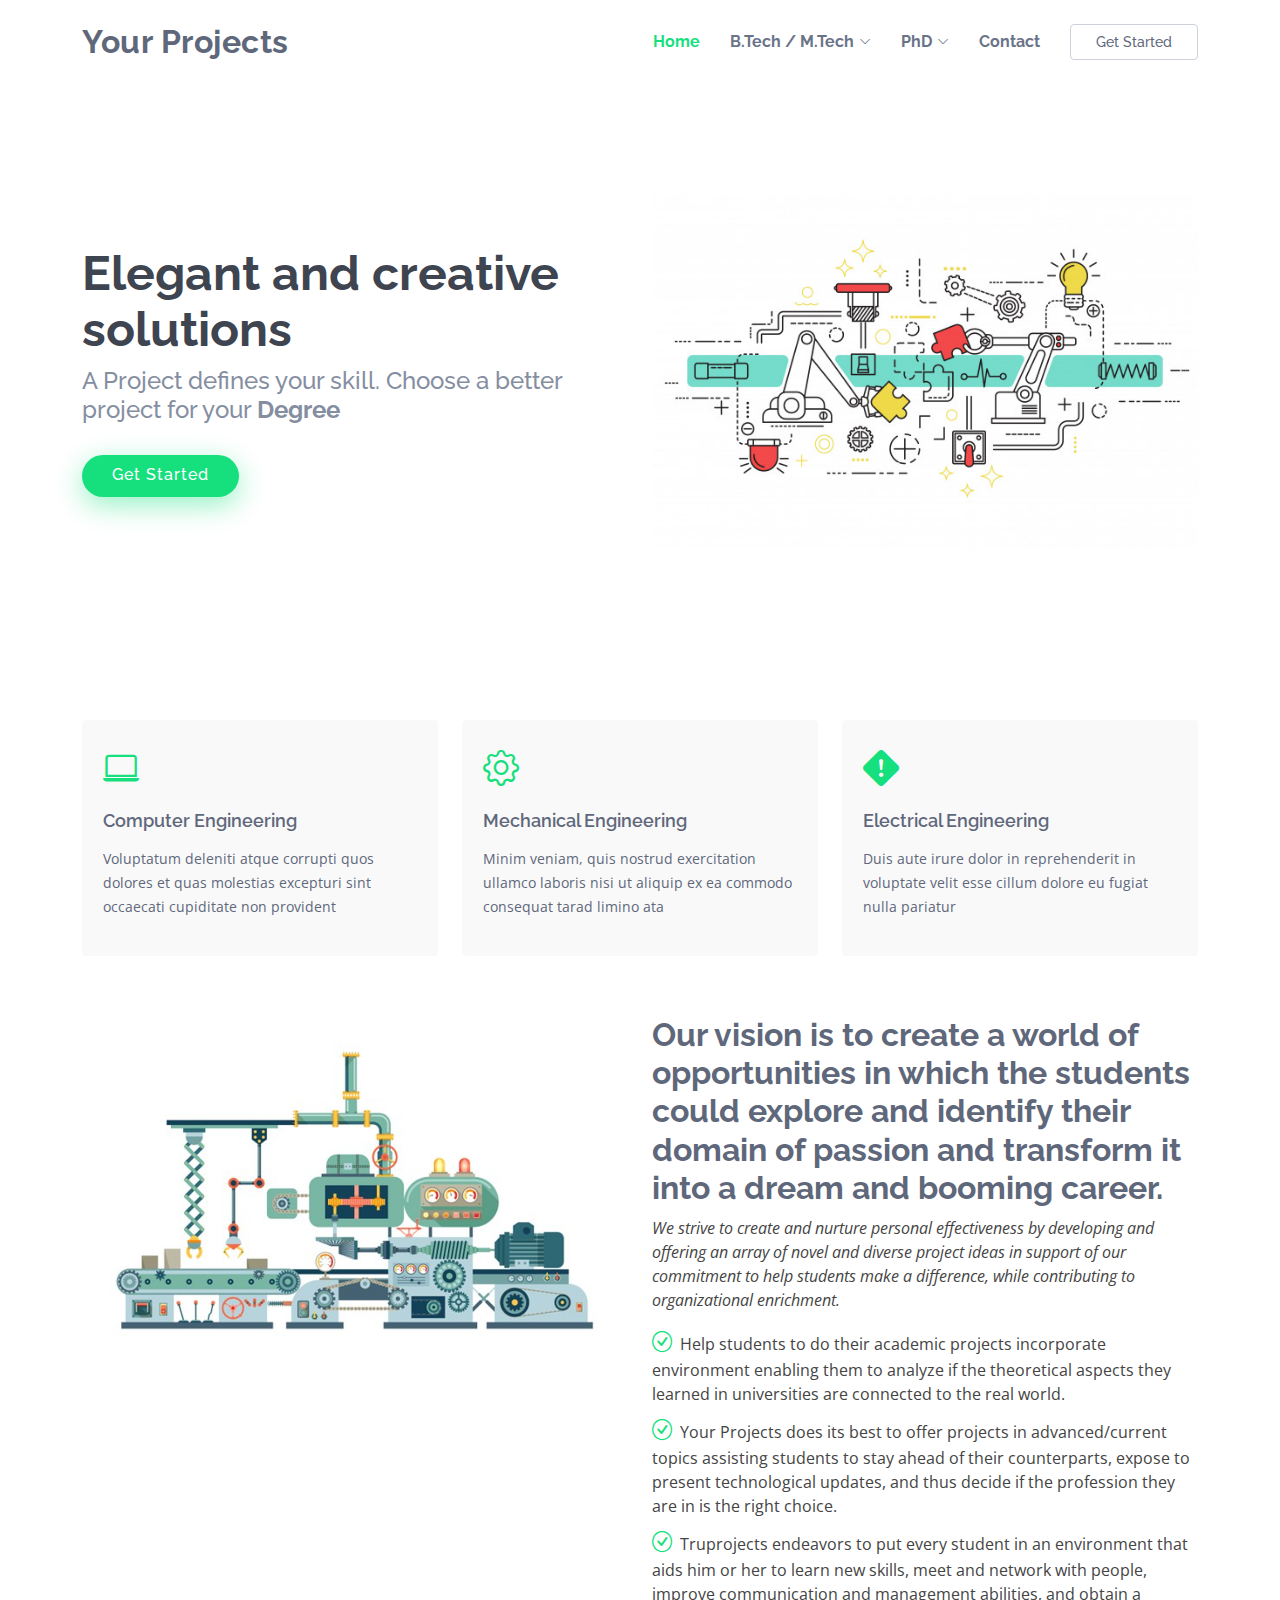
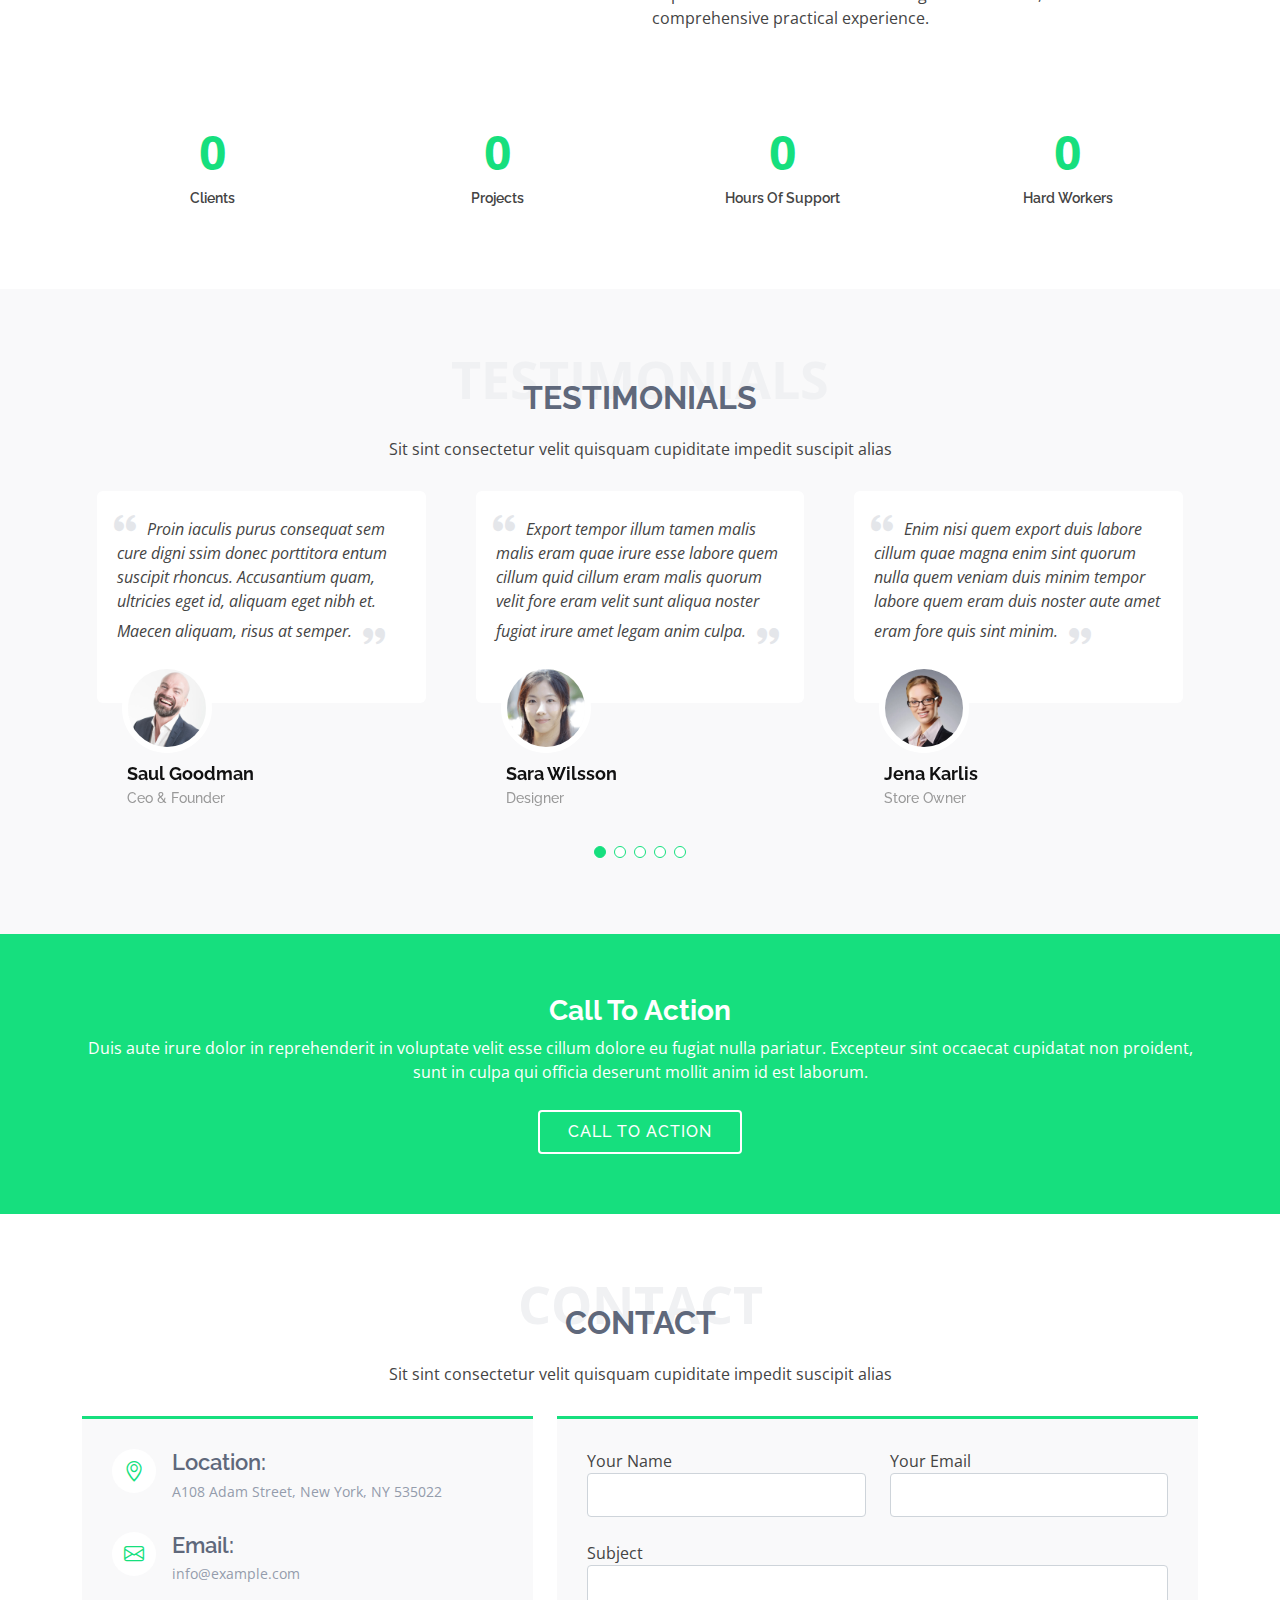
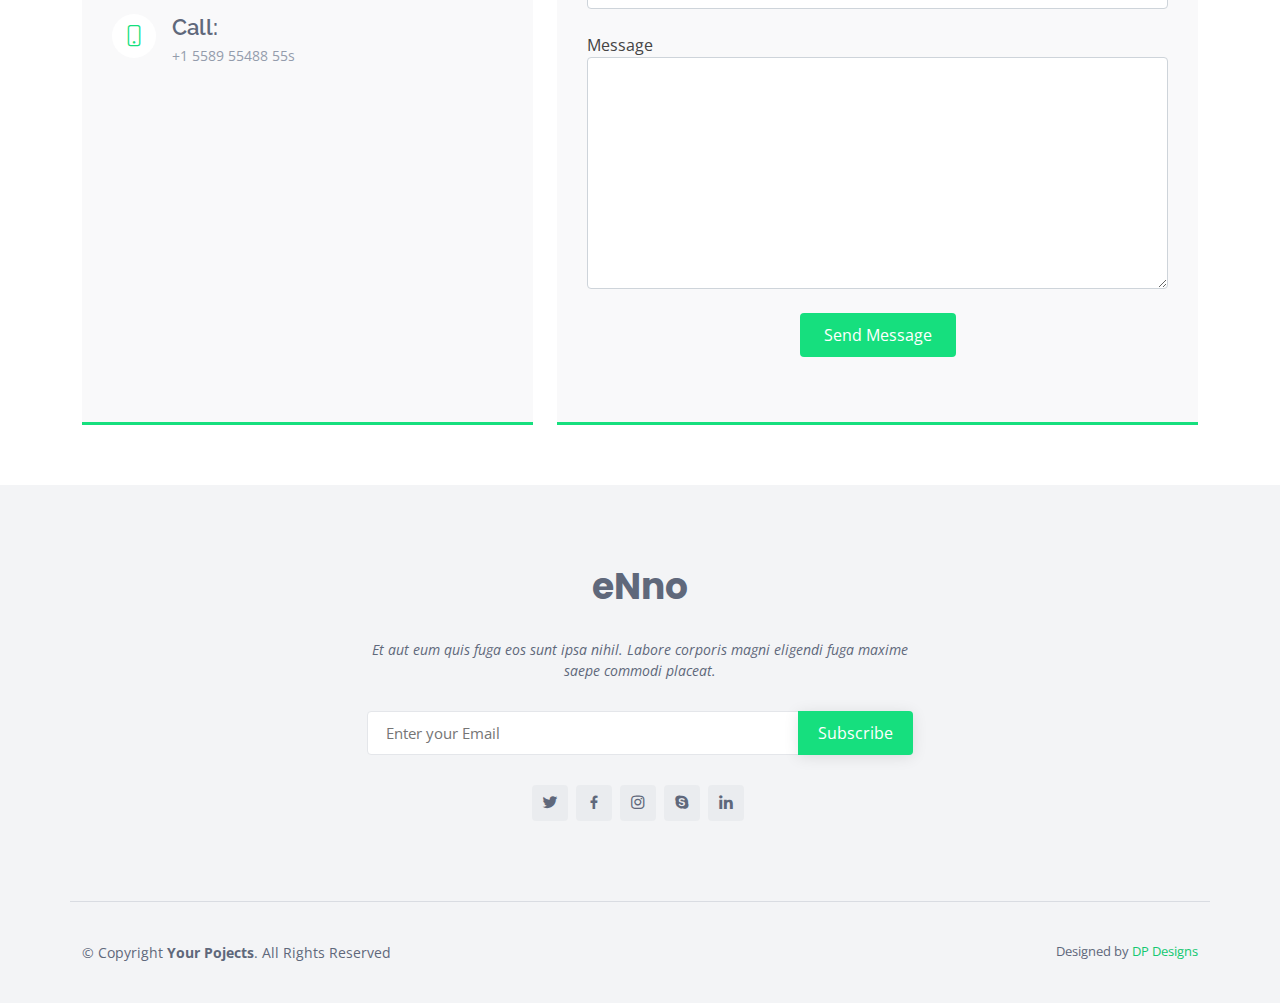
<file: index.html>
<!DOCTYPE html>
<html lang="en">

<head>
  <meta charset="utf-8">
  <meta content="width=device-width, initial-scale=1.0" name="viewport">

  <title>Your Projects</title>
  <meta content="" name="description">
  <meta content="" name="keywords">

  <!-- Favicons -->
  <link href="assets/img/favicon.png" rel="icon">
  <link href="assets/img/apple-touch-icon.png" rel="apple-touch-icon">

  <!-- Google Fonts -->
  <link href="https://fonts.googleapis.com/css?family=Open+Sans:300,300i,400,400i,600,600i,700,700i|Raleway:300,300i,400,400i,500,500i,600,600i,700,700i|Poppins:300,300i,400,400i,500,500i,600,600i,700,700i" rel="stylesheet">

  <!-- Vendor CSS Files -->
  <link href="assets/vendor/bootstrap/css/bootstrap.min.css" rel="stylesheet">
  <link href="assets/vendor/bootstrap-icons/bootstrap-icons.css" rel="stylesheet">
  <link href="assets/vendor/boxicons/css/boxicons.min.css" rel="stylesheet">
  <link href="assets/vendor/glightbox/css/glightbox.min.css" rel="stylesheet">
  <link href="assets/vendor/swiper/swiper-bundle.min.css" rel="stylesheet">

  <!-- Template Main CSS File -->
  <link href="assets/css/style.css" rel="stylesheet">

  <!-- =======================================================
  * Template Name: eNno - v4.1.0
  * Template URL: https://bootstrapmade.com/enno-free-simple-bootstrap-template/
  * Author: BootstrapMade.com
  * License: https://bootstrapmade.com/license/
  ======================================================== -->
</head>

<body>

  <!-- ======= Header ======= -->
  <header id="header" class="fixed-top">
    <div class="container d-flex align-items-center justify-content-between">

      <h1 class="logo"><a href="index.html">Your Projects</a></h1>
      <!-- Uncomment below if you prefer to use an image logo -->
      <!-- <a href="index.html" class="logo"><img src="assets/img/logo.png" alt="" class="img-fluid"></a>-->

      <nav id="navbar" class="navbar">
        <ul>
          <li><a class="nav-link scrollto active" href="index.html">Home</a></li>
          <li class="dropdown"><a href="#"><span>B.Tech / M.Tech</span> <i class="bi bi-chevron-down"></i></a>
            <ul>
              <li><a href="bcomputer.html">Computer Engineering</a></li>
              <li><a href="mech.html">Mechanical Engineering</a></li>
              <li><a href="civil.html">Civil Engineering</a></li>
              <li><a href="ele.html">Electrical Engineering</a></li>
            </ul>
          </li>
          <li class="dropdown"><a href="#"><span>PhD</span> <i class="bi bi-chevron-down"></i></a>
            <ul>
              <li><a href="Phdprocess.html">PhD Process</a></li>
              <li><a href="guidance.html">PhD Guidance</a></li>
              <li><a href="consulting.html">PhD Consulting</a></li>
              <li><a href="resourses.html">PhD Resources</a></li>
            </ul>
          </li>
          <li><a class="nav-link scrollto" href="#contact">Contact</a></li>
          <li><a class="getstarted scrollto" href="#about">Get Started</a></li>
        </ul>
        <i class="bi bi-list mobile-nav-toggle"></i>
      </nav><!-- .navbar -->

    </div>
  </header><!-- End Header -->

  <!-- ======= Hero Section ======= -->
  <section id="hero" class="d-flex align-items-center">

    <div class="container">
      <div class="row">
        <div class="col-lg-6 pt-5 pt-lg-0 order-2 order-lg-1 d-flex flex-column justify-content-center">
          <h1>Elegant and creative solutions</h1>
          <h2>A Project defines your skill. Choose a better project for your <b>Degree</b></h2>
          <div class="d-flex">
            <a href="#about" class="btn-get-started scrollto">Get Started</a>
            
          </div>
        </div>
        <div class="col-lg-6 order-1 order-lg-2 hero-img">
          <img src="assets/img/hero-img1.jpg" class="img-fluid animated" alt="">
        </div>
      </div>
    </div>

  </section><!-- End Hero -->

  <main id="main">

    <!-- ======= Featured Services Section ======= -->
    <section id="featured-services" class="featured-services">
      <div class="container">

        <div class="row">
          <div class="col-lg-4 col-md-6">
            <div class="icon-box">
              <div class="icon"><i class="bi bi-laptop"></i></div>
              <h4 class="title"><a href="bcomputer.html">Computer Engineering</a></h4>
              <p class="description">Voluptatum deleniti atque corrupti quos dolores et quas molestias excepturi sint occaecati cupiditate non provident</p>
            </div>
          </div>
          <div class="col-lg-4 col-md-6 mt-4 mt-md-0">
            <div class="icon-box">
              <div class="icon"><i class="bi bi-gear"></i></div>
              <h4 class="title"><a href="">Mechanical Engineering</a></h4>
              <p class="description">Minim veniam, quis nostrud exercitation ullamco laboris nisi ut aliquip ex ea commodo consequat tarad limino ata</p>
            </div>
          </div>
          <div class="col-lg-4 col-md-6 mt-4 mt-lg-0">
            <div class="icon-box">
              <div class="icon"><i class="bi bi-exclamation-diamond-fill"></i></div>
              <h4 class="title"><a href="">Electrical Engineering</a></h4>
              <p class="description">Duis aute irure dolor in reprehenderit in voluptate velit esse cillum dolore eu fugiat nulla pariatur</p>
            </div>
          </div>
        </div>

      </div>
    </section><!-- End Featured Services Section -->

    <!-- ======= About Section ======= -->
    <section id="about" class="about">
      <div class="container">

        <div class="row">
          <div class="col-lg-6">
            <img src="assets/img/about.png" class="img-fluid" alt="">
          </div>
          <div class="col-lg-6 pt-4 pt-lg-0 content">
            <h3>Our vision is to create a world of opportunities in which the students could explore and identify their domain of passion and transform it into a dream and booming career.</h3>
            <p class="fst-italic">
              We strive to create and nurture personal effectiveness by developing and offering an array of novel and diverse project ideas in support of our commitment to help students make a difference, while contributing to organizational enrichment.
            </p>
            <ul>
              <li><i class="bi bi-check-circle"></i> Help students to do their academic projects incorporate environment enabling them to analyze if the theoretical aspects they learned in universities are connected to the real world.</li>
              <li><i class="bi bi-check-circle"></i> Your Projects does its best to offer projects in advanced/current topics assisting students to stay ahead of their counterparts, expose to present technological updates, and thus decide if the profession they are in is the right choice.</li>
              <li><i class="bi bi-check-circle"></i> Truprojects endeavors to put every student in an environment that aids him or her to learn new skills, meet and network with people, improve communication and management abilities, and obtain a comprehensive practical experience.</li>
            </ul>
          </div>
        </div>

      </div>
    </section><!-- End About Section -->

    <!-- ======= Counts Section ======= -->
    <section id="counts" class="counts">
      <div class="container">

        <div class="row counters">

          <div class="col-lg-3 col-6 text-center">
            <span data-purecounter-start="0" data-purecounter-end="232" data-purecounter-duration="1" class="purecounter"></span>
            <p>Clients</p>
          </div>

          <div class="col-lg-3 col-6 text-center">
            <span data-purecounter-start="0" data-purecounter-end="521" data-purecounter-duration="1" class="purecounter"></span>
            <p>Projects</p>
          </div>

          <div class="col-lg-3 col-6 text-center">
            <span data-purecounter-start="0" data-purecounter-end="1463" data-purecounter-duration="1" class="purecounter"></span>
            <p>Hours Of Support</p>
          </div>

          <div class="col-lg-3 col-6 text-center">
            <span data-purecounter-start="0" data-purecounter-end="15" data-purecounter-duration="1" class="purecounter"></span>
            <p>Hard Workers</p>
          </div>

        </div>

      </div>
    </section><!-- End Counts Section -->

    <!-- ======= Testimonials Section ======= -->
    <section id="testimonials" class="testimonials section-bg">
      <div class="container">

        <div class="section-title">
          <span>Testimonials</span>
          <h2>Testimonials</h2>
          <p>Sit sint consectetur velit quisquam cupiditate impedit suscipit alias</p>
        </div>

        <div class="testimonials-slider swiper-container" data-aos="fade-up" data-aos-delay="100">
          <div class="swiper-wrapper">

            <div class="swiper-slide">
              <div class="testimonial-item">
                <p>
                  <i class="bx bxs-quote-alt-left quote-icon-left"></i>
                  Proin iaculis purus consequat sem cure digni ssim donec porttitora entum suscipit rhoncus. Accusantium quam, ultricies eget id, aliquam eget nibh et. Maecen aliquam, risus at semper.
                  <i class="bx bxs-quote-alt-right quote-icon-right"></i>
                </p>
                <img src="assets/img/testimonials/testimonials-1.jpg" class="testimonial-img" alt="">
                <h3>Saul Goodman</h3>
                <h4>Ceo &amp; Founder</h4>
              </div>
            </div><!-- End testimonial item -->

            <div class="swiper-slide">
              <div class="testimonial-item">
                <p>
                  <i class="bx bxs-quote-alt-left quote-icon-left"></i>
                  Export tempor illum tamen malis malis eram quae irure esse labore quem cillum quid cillum eram malis quorum velit fore eram velit sunt aliqua noster fugiat irure amet legam anim culpa.
                  <i class="bx bxs-quote-alt-right quote-icon-right"></i>
                </p>
                <img src="assets/img/testimonials/testimonials-2.jpg" class="testimonial-img" alt="">
                <h3>Sara Wilsson</h3>
                <h4>Designer</h4>
              </div>
            </div><!-- End testimonial item -->

            <div class="swiper-slide">
              <div class="testimonial-item">
                <p>
                  <i class="bx bxs-quote-alt-left quote-icon-left"></i>
                  Enim nisi quem export duis labore cillum quae magna enim sint quorum nulla quem veniam duis minim tempor labore quem eram duis noster aute amet eram fore quis sint minim.
                  <i class="bx bxs-quote-alt-right quote-icon-right"></i>
                </p>
                <img src="assets/img/testimonials/testimonials-3.jpg" class="testimonial-img" alt="">
                <h3>Jena Karlis</h3>
                <h4>Store Owner</h4>
              </div>
            </div><!-- End testimonial item -->

            <div class="swiper-slide">
              <div class="testimonial-item">
                <p>
                  <i class="bx bxs-quote-alt-left quote-icon-left"></i>
                  Fugiat enim eram quae cillum dolore dolor amet nulla culpa multos export minim fugiat minim velit minim dolor enim duis veniam ipsum anim magna sunt elit fore quem dolore labore illum veniam.
                  <i class="bx bxs-quote-alt-right quote-icon-right"></i>
                </p>
                <img src="assets/img/testimonials/testimonials-4.jpg" class="testimonial-img" alt="">
                <h3>Matt Brandon</h3>
                <h4>Freelancer</h4>
              </div>
            </div><!-- End testimonial item -->

            <div class="swiper-slide">
              <div class="testimonial-item">
                <p>
                  <i class="bx bxs-quote-alt-left quote-icon-left"></i>
                  Quis quorum aliqua sint quem legam fore sunt eram irure aliqua veniam tempor noster veniam enim culpa labore duis sunt culpa nulla illum cillum fugiat legam esse veniam culpa fore nisi cillum quid.
                  <i class="bx bxs-quote-alt-right quote-icon-right"></i>
                </p>
                <img src="assets/img/testimonials/testimonials-5.jpg" class="testimonial-img" alt="">
                <h3>John Larson</h3>
                <h4>Entrepreneur</h4>
              </div>
            </div><!-- End testimonial item -->

          </div>
          <div class="swiper-pagination"></div>
        </div>

      </div>
    </section><!-- End Testimonials Section -->

    <!-- ======= Cta Section ======= -->
    <section id="cta" class="cta">
      <div class="container">

        <div class="text-center">
          <h3>Call To Action</h3>
          <p> Duis aute irure dolor in reprehenderit in voluptate velit esse cillum dolore eu fugiat nulla pariatur. Excepteur sint occaecat cupidatat non proident, sunt in culpa qui officia deserunt mollit anim id est laborum.</p>
          <a class="cta-btn" href="#">Call To Action</a>
        </div>

      </div>
    </section><!-- End Cta Section -->

    <!-- ======= Contact Section ======= -->
    <section id="contact" class="contact">
      <div class="container">

        <div class="section-title">
          <span>Contact</span>
          <h2>Contact</h2>
          <p>Sit sint consectetur velit quisquam cupiditate impedit suscipit alias</p>
        </div>

        <div class="row">

          <div class="col-lg-5 d-flex align-items-stretch">
            <div class="info">
              <div class="address">
                <i class="bi bi-geo-alt"></i>
                <h4>Location:</h4>
                <p>A108 Adam Street, New York, NY 535022</p>
              </div>

              <div class="email">
                <i class="bi bi-envelope"></i>
                <h4>Email:</h4>
                <p>info@example.com</p>
              </div>

              <div class="phone">
                <i class="bi bi-phone"></i>
                <h4>Call:</h4>
                <p>+1 5589 55488 55s</p>
              </div>

              <iframe src="https://www.google.com/maps/embed?pb=!1m14!1m8!1m3!1d12097.433213460943!2d-74.0062269!3d40.7101282!3m2!1i1024!2i768!4f13.1!3m3!1m2!1s0x0%3A0xb89d1fe6bc499443!2sDowntown+Conference+Center!5e0!3m2!1smk!2sbg!4v1539943755621" frameborder="0" style="border:0; width: 100%; height: 290px;" allowfullscreen></iframe>
            </div>

          </div>

          <div class="col-lg-7 mt-5 mt-lg-0 d-flex align-items-stretch">
            <form action="forms/contact.php" method="post" role="form" class="php-email-form">
              <div class="row">
                <div class="form-group col-md-6">
                  <label for="name">Your Name</label>
                  <input type="text" name="name" class="form-control" id="name" required>
                </div>
                <div class="form-group col-md-6 mt-3 mt-md-0">
                  <label for="name">Your Email</label>
                  <input type="email" class="form-control" name="email" id="email" required>
                </div>
              </div>
              <div class="form-group mt-3">
                <label for="name">Subject</label>
                <input type="text" class="form-control" name="subject" id="subject" required>
              </div>
              <div class="form-group mt-3">
                <label for="name">Message</label>
                <textarea class="form-control" name="message" rows="10" required></textarea>
              </div>
              <div class="my-3">
                <div class="loading">Loading</div>
                <div class="error-message"></div>
                <div class="sent-message">Your message has been sent. Thank you!</div>
              </div>
              <div class="text-center"><button type="submit">Send Message</button></div>
            </form>
          </div>

        </div>

      </div>
    </section><!-- End Contact Section -->

  </main><!-- End #main -->

  <!-- ======= Footer ======= -->
  <footer id="footer">

    <div class="footer-top">

      <div class="container">

        <div class="row  justify-content-center">
          <div class="col-lg-6">
            <h3>eNno</h3>
            <p>Et aut eum quis fuga eos sunt ipsa nihil. Labore corporis magni eligendi fuga maxime saepe commodi placeat.</p>
          </div>
        </div>

        <div class="row footer-newsletter justify-content-center">
          <div class="col-lg-6">
            <form action="" method="post">
              <input type="email" name="email" placeholder="Enter your Email"><input type="submit" value="Subscribe">
            </form>
          </div>
        </div>

        <div class="social-links">
          <a href="#" class="twitter"><i class="bx bxl-twitter"></i></a>
          <a href="#" class="facebook"><i class="bx bxl-facebook"></i></a>
          <a href="#" class="instagram"><i class="bx bxl-instagram"></i></a>
          <a href="#" class="google-plus"><i class="bx bxl-skype"></i></a>
          <a href="#" class="linkedin"><i class="bx bxl-linkedin"></i></a>
        </div>

      </div>
    </div>

    <div class="container footer-bottom clearfix">
      <div class="copyright">
        &copy; Copyright <strong><span>Your Pojects</span></strong>. All Rights Reserved
      </div>
      <div class="credits">
        <!-- All the links in the footer should remain intact. -->
        <!-- You can delete the links only if you purchased the pro version. -->
        <!-- Licensing information: https://bootstrapmade.com/license/ -->
        <!-- Purchase the pro version with working PHP/AJAX contact form: https://bootstrapmade.com/enno-free-simple-bootstrap-template/ -->
        Designed by <a href="https://bootstrapmade.com/">DP Designs</a>
      </div>
    </div>
  </footer><!-- End Footer -->

  <a href="#" class="back-to-top d-flex align-items-center justify-content-center"><i class="bi bi-arrow-up-short"></i></a>

  <!-- Vendor JS Files -->
  <script src="assets/vendor/bootstrap/js/bootstrap.bundle.min.js"></script>
  <script src="assets/vendor/glightbox/js/glightbox.min.js"></script>
  <script src="assets/vendor/isotope-layout/isotope.pkgd.min.js"></script>
  <script src="assets/vendor/php-email-form/validate.js"></script>
  <script src="assets/vendor/purecounter/purecounter.js"></script>
  <script src="assets/vendor/swiper/swiper-bundle.min.js"></script>

  <!-- Template Main JS File -->
  <script src="assets/js/main.js"></script>

</body>

</html>
</file>
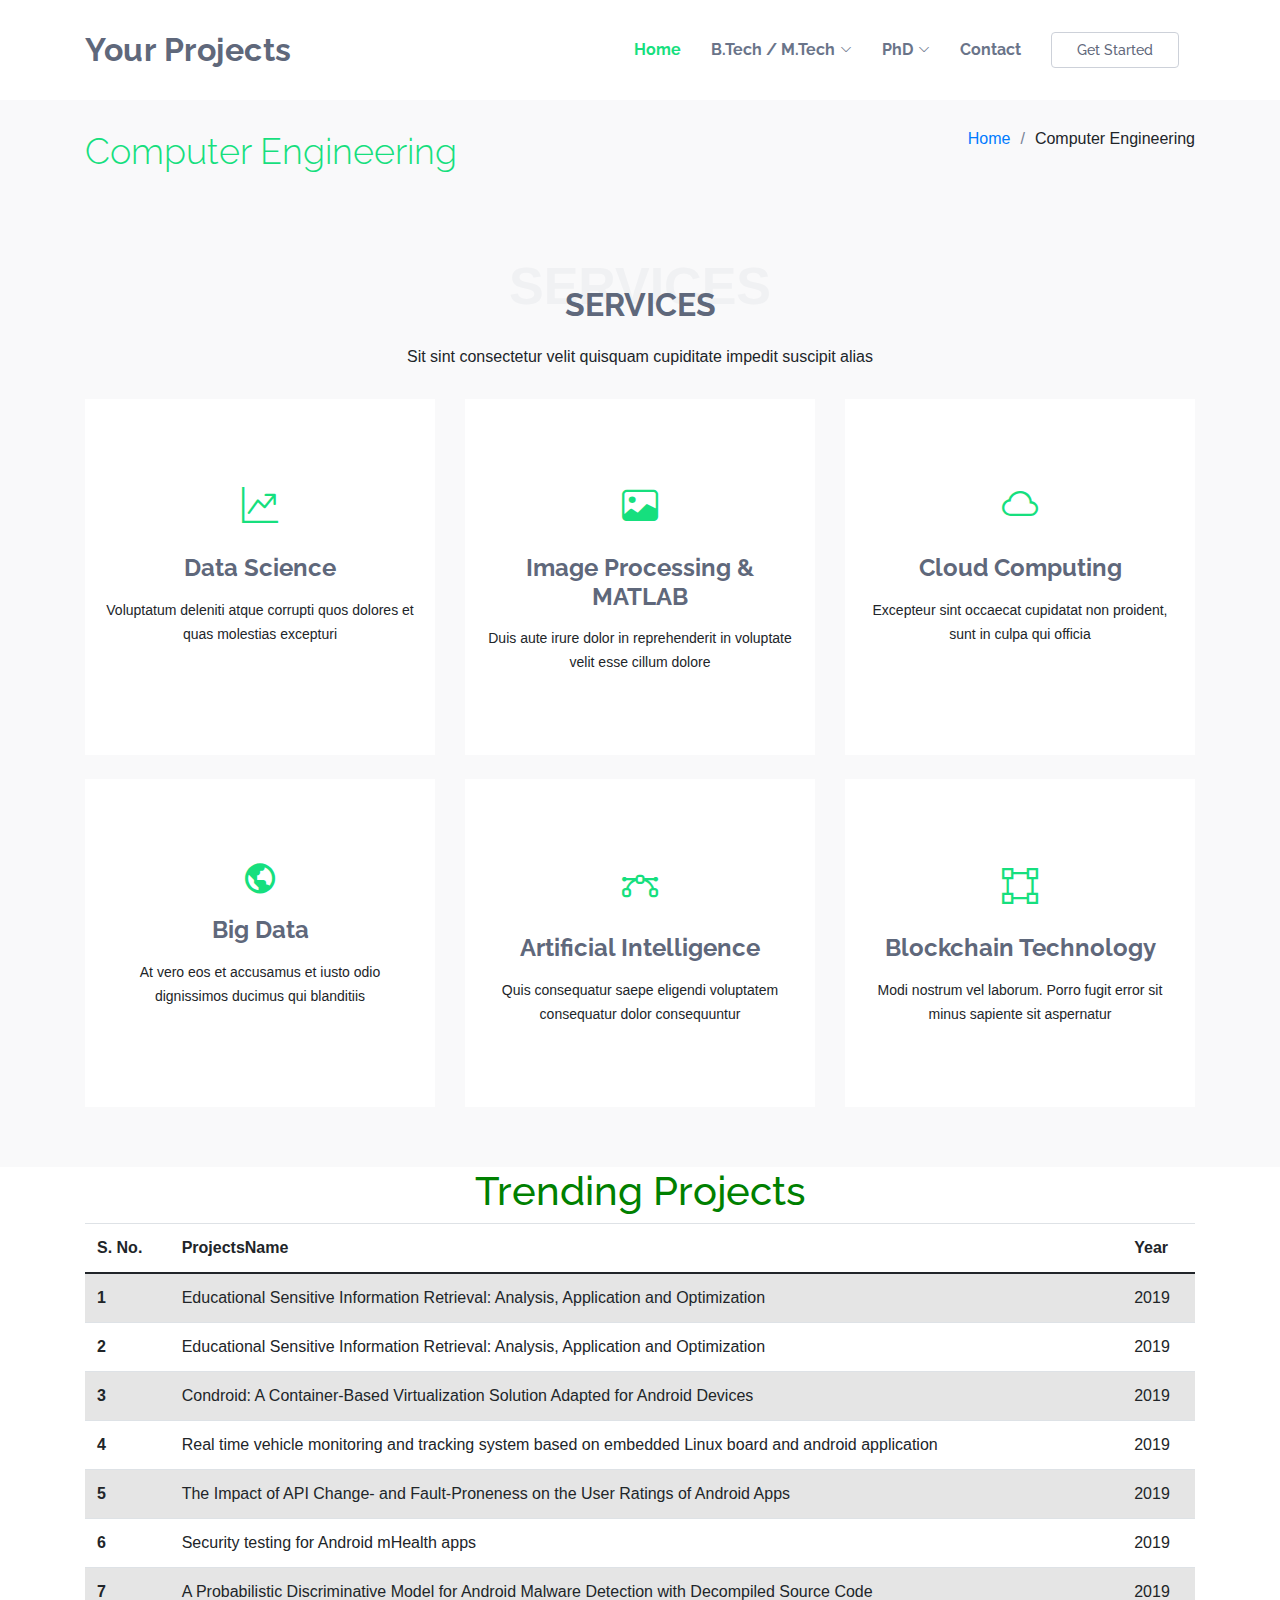
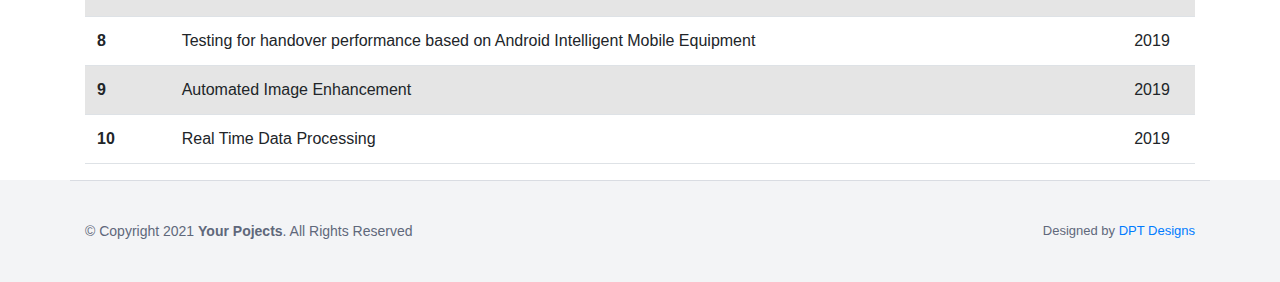
<file: bcomputer.html>
<!DOCTYPE html>
<html lang="en">

<head>
  <meta charset="utf-8">
  <meta content="width=device-width, initial-scale=1.0" name="viewport">

  <title>Btech</title>
  <meta content="" name="description">
  <meta content="" name="keywords">

  <!-- Favicons -->
  <link href="assets/img/favicon.png" rel="icon">
  <link href="assets/img/apple-touch-icon.png" rel="apple-touch-icon">

  <!-- Google Fonts -->
  <link href="https://fonts.googleapis.com/css?family=Open+Sans:300,300i,400,400i,600,600i,700,700i|Raleway:300,300i,400,400i,500,500i,600,600i,700,700i|Poppins:300,300i,400,400i,500,500i,600,600i,700,700i" rel="stylesheet">

  <!-- Vendor CSS Files -->
  <link href="assets/vendor/bootstrap/css/bootstrap.min.css" rel="stylesheet">
  <link href="assets/vendor/bootstrap-icons/bootstrap-icons.css" rel="stylesheet">
  <link href="assets/vendor/boxicons/css/boxicons.min.css" rel="stylesheet">
  <link href="assets/vendor/glightbox/css/glightbox.min.css" rel="stylesheet">
  <link href="assets/vendor/swiper/swiper-bundle.min.css" rel="stylesheet">

  <!-- Template Main CSS File -->
  <link href="assets/css/style.css" rel="stylesheet">


  <meta charset="utf-8">
    <meta name="viewport" content="width=device-width, initial-scale=1">
    
    <link rel="stylesheet" href=
    "https://maxcdn.bootstrapcdn.com/bootstrap/4.3.1/css/bootstrap.min.css">
      
    <script src=
     "https://ajax.googleapis.com/ajax/libs/jquery/3.3.1/jquery.min.js">
    </script>
      
    <script src=
      "https://cdnjs.cloudflare.com/ajax/libs/popper.js/1.14.7/umd/popper.min.js">
    </script>
      
    <script src=
      "https://maxcdn.bootstrapcdn.com/bootstrap/4.3.1/js/bootstrap.min.js">
    </script>

  
</head>

<body>

  <!-- ======= Header ======= -->
  <header id="header" class="fixed-top">
    <div class="container d-flex align-items-center justify-content-between">

      <h1 class="logo"><a href="index.html">Your Projects</a></h1>
      <!-- Uncomment below if you prefer to use an image logo -->
      <!-- <a href="index.html" class="logo"><img src="assets/img/logo.png" alt="" class="img-fluid"></a>-->

      <nav id="navbar" class="navbar">
        <ul>
          <li><a class="nav-link scrollto active" href="index.html">Home</a></li>
         
          <li class="dropdown"><a href="#"><span>B.Tech / M.Tech</span> <i class="bi bi-chevron-down"></i></a>
            <ul>
              <li><a href="bcomputer.html">Computer Engineering</a></li>
              <li><a href="mech.html">Mechanical Engineering</a></li>
              <li><a href="civil.html">Civil Engineering</a></li>
              <li><a href="ele.html">Electrical Engineering</a></li>
            </ul>
          </li>
          <li class="dropdown"><a href="#"><span>PhD</span> <i class="bi bi-chevron-down"></i></a>
            <ul>
              <li><a href="Phdprocess.html">PhD Process</a></li>
              <li><a href="guidance.html">PhD Guidance</a></li>
              <li><a href="consulting.html">PhD Consulting</a></li>
              <li><a href="resourses.html">PhD Resources</a></li>
            </ul>
          </li>
          <li><a class="nav-link scrollto" href="#contact">Contact</a></li>
          <li><a class="getstarted scrollto" href="#about">Get Started</a></li>
        </ul>
        <i class="bi bi-list mobile-nav-toggle"></i>
      </nav><!-- .navbar -->

    </div>
  </header><!-- End Header -->

  <main id="main">

    <!-- ======= Breadcrumbs ======= -->
    <section class="breadcrumbs">
      <div class="container">

        <div class="d-flex justify-content-between align-items-center">
          <h2>Computer Engineering</h2>
          <ol>
            <li><a href="index.html">Home</a></li>
            <li>Computer Engineering</li>
          </ol>
        </div>

      </div>
    </section><!-- End Breadcrumbs -->

     <!-- ======= Services Section ======= -->
     <section id="services" class="services section-bg">
      <div class="container">

        <div class="section-title">
          <span>Services</span>
          <h2>Services</h2>
          <p>Sit sint consectetur velit quisquam cupiditate impedit suscipit alias</p>
        </div>

        <div class="row">
          <div class="col-lg-4 col-md-6 d-flex align-items-stretch">
            <div class="icon-box">
              <div class="icon"><i class="bi bi-graph-up"></i></div>
              <h4><a href="">Data Science</a></h4>
              <p>Voluptatum deleniti atque corrupti quos dolores et quas molestias excepturi</p>
            </div>
          </div>

          <div class="col-lg-4 col-md-6 d-flex align-items-stretch mt-4 mt-md-0">
            <div class="icon-box">
              <div class="icon"><i class="bi bi-image"></i></div>
              <h4><a href="">Image Processing & MATLAB</a></h4>
              <p>Duis aute irure dolor in reprehenderit in voluptate velit esse cillum dolore</p>
            </div>
          </div>

          <div class="col-lg-4 col-md-6 d-flex align-items-stretch mt-4 mt-lg-0">
            <div class="icon-box">
              <div class="icon"><i class="bi bi-cloud"></i></div>
              <h4><a href="">Cloud Computing</a></h4>
              <p>Excepteur sint occaecat cupidatat non proident, sunt in culpa qui officia</p>
            </div>
          </div>

          <div class="col-lg-4 col-md-6 d-flex align-items-stretch mt-4">
            <div class="icon-box">
              <div class="icon"><i class="bx bx-world"></i></div>
              <h4><a href="">Big Data</a></h4>
              <p>At vero eos et accusamus et iusto odio dignissimos ducimus qui blanditiis</p>
            </div>
          </div>

          <div class="col-lg-4 col-md-6 d-flex align-items-stretch mt-4">
            <div class="icon-box">
              <div class="icon"><i class="bi bi-bezier"></i></div>
              <h4><a href="">Artificial Intelligence</a></h4>
              <p>Quis consequatur saepe eligendi voluptatem consequatur dolor consequuntur</p>
            </div>
          </div>

          <div class="col-lg-4 col-md-6 d-flex align-items-stretch mt-4">
            <div class="icon-box">
              <div class="icon"><i class="bi bi-bounding-box"></i></div>
              <h4><a href="">Blockchain Technology</a></h4>
              <p>Modi nostrum vel laborum. Porro fugit error sit minus sapiente sit aspernatur</p>
            </div>
          </div>

        </div>

      </div>
    </section><!-- End Services Section -->

    <div class="container"> 
      
      <h1 style="text-align:center;color:green;">
          Trending Projects
      </h1> 
    
      <!-- Bootstrap table and table-striped classes -->
      <table class="table table-striped"> 
          <thead> 
              <tr> 
                  <th scope="col">S. No.</td> 
                  <th scope="col"> ProjectsName</td> 
                  <th scope="col">Year</td> 
                  
              </tr> 
          </thead> 
            
          <tbody> 
              <tr> 
                  <th scope="row">1</td> 
                  <td>	Educational Sensitive Information Retrieval: Analysis, Application and Optimization</td> 
                  <td>2019</td> 
                   
              </tr> 
              <tr> 
                  <th scope="row">2</td> 
                  <td>	Educational Sensitive Information Retrieval: Analysis, Application and Optimization</td> 
                  <td>2019</td> 
                   
              </tr> 
              <tr> 
                  <th scope="row">3</td> 
                  <td>Condroid: A Container-Based Virtualization Solution Adapted for Android Devices</td> 
                  <td>2019</td> 
                  
              </tr> 

              <tr> 
                <th scope="row">4</td> 
                <td>Real time vehicle monitoring and tracking system based on embedded Linux board and android application</td> 
                <td>2019</td> 
                
            </tr>
            <tr> 
              <th scope="row">5</td> 
              <td>The Impact of API Change- and Fault-Proneness on the User Ratings of Android Apps</td> 
              <td>2019</td> 
              
          </tr>
          <tr> 
            <th scope="row">6</td> 
            <td>Security testing for Android mHealth apps</td> 
            <td>2019</td> 
            
        </tr>
        <tr> 
          <th scope="row">7</td> 
          <td>A Probabilistic Discriminative Model for Android Malware Detection with Decompiled Source Code</td> 
          <td>2019</td> 
          
       </tr>
      <tr> 
        <th scope="row">8</td> 
        <td>Testing for handover performance based on Android Intelligent Mobile Equipment</td> 
        <td>2019</td> 
        
    </tr>
    <tr> 
      <th scope="row">9</td> 
      <td>Automated Image Enhancement</td> 
      <td>2019</td> 
      
  </tr>
      <tr> 
    <th scope="row">10</td> 
    <td>Real Time Data Processing</td> 
    <td>2019</td> 
    
    </tr>
          </tbody> 
      </table> 
  </div> 

  </main><!-- End #main -->

  <!-- ======= Footer ======= -->
  <footer id="footer">

    <div class="container footer-bottom clearfix">
      <div class="copyright">
        &copy; Copyright 2021 <strong><span>Your Pojects</span></strong>. All Rights Reserved
      </div>
      <div class="credits">
        <!-- All the links in the footer should remain intact. -->
        <!-- You can delete the links only if you purchased the pro version. -->
        <!-- Licensing information: https://bootstrapmade.com/license/ -->
        <!-- Purchase the pro version with working PHP/AJAX contact form: https://bootstrapmade.com/enno-free-simple-bootstrap-template/ -->
        Designed by <a href="https://bootstrapmade.com/">DPT Designs</a>
      </div>
    </div>
  </footer><!-- End Footer -->

  <a href="#" class="back-to-top d-flex align-items-center justify-content-center"><i class="bi bi-arrow-up-short"></i></a>

  <!-- Vendor JS Files -->
  <script src="assets/vendor/bootstrap/js/bootstrap.bundle.min.js"></script>
  <script src="assets/vendor/glightbox/js/glightbox.min.js"></script>
  <script src="assets/vendor/isotope-layout/isotope.pkgd.min.js"></script>
  <script src="assets/vendor/php-email-form/validate.js"></script>
  <script src="assets/vendor/purecounter/purecounter.js"></script>
  <script src="assets/vendor/swiper/swiper-bundle.min.js"></script>

  <!-- Template Main JS File -->
  <script src="assets/js/main.js"></script>

</body>

</html>
</file>
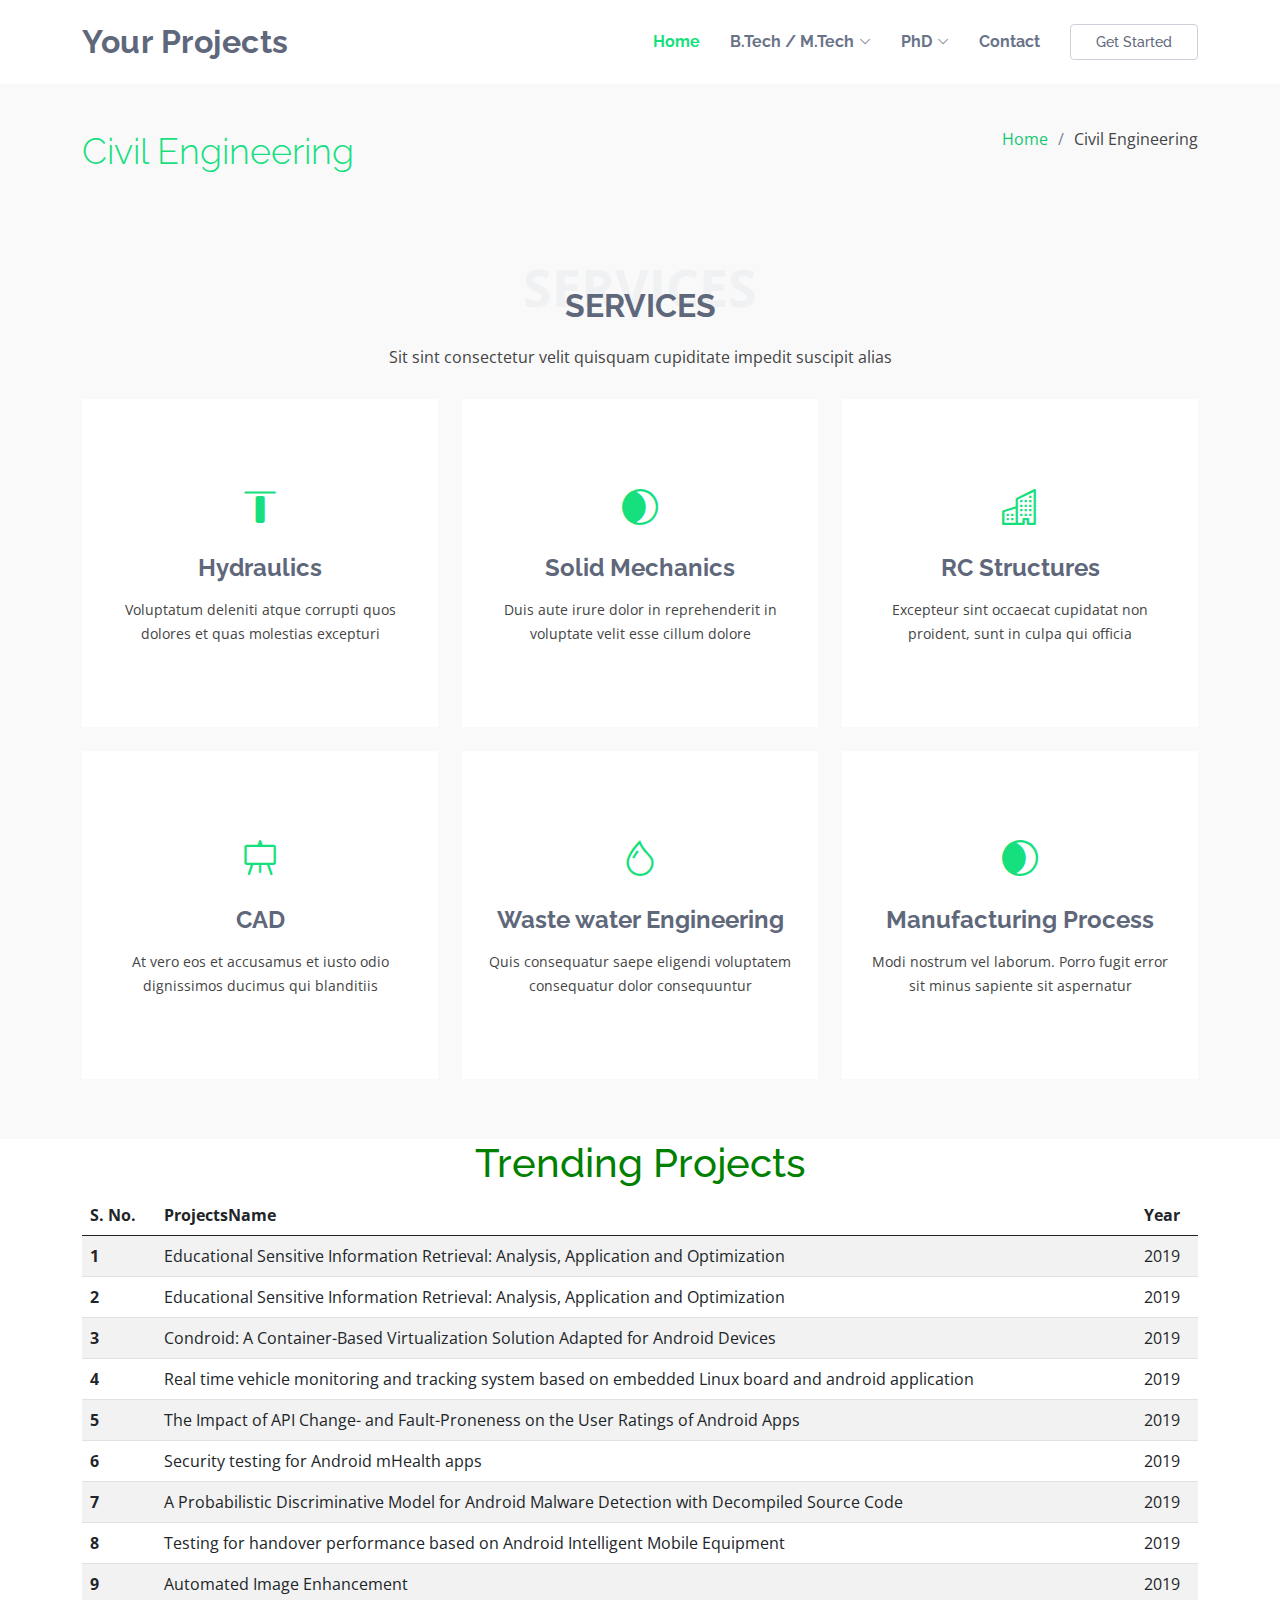
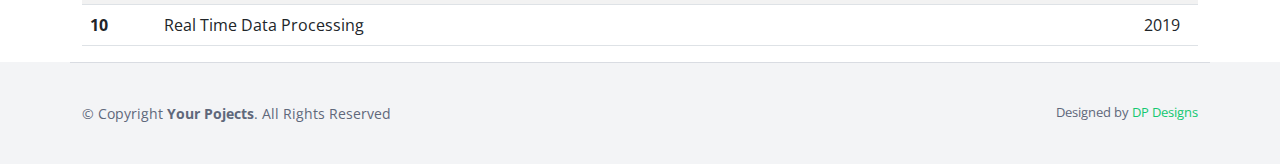
<file: civil.html>
<!DOCTYPE html>
<html lang="en">

<head>
  <meta charset="utf-8">
  <meta content="width=device-width, initial-scale=1.0" name="viewport">

  <title>Btech</title>
  <meta content="" name="description">
  <meta content="" name="keywords">

  <!-- Favicons -->
  <link href="assets/img/favicon.png" rel="icon">
  <link href="assets/img/apple-touch-icon.png" rel="apple-touch-icon">

  <!-- Google Fonts -->
  <link href="https://fonts.googleapis.com/css?family=Open+Sans:300,300i,400,400i,600,600i,700,700i|Raleway:300,300i,400,400i,500,500i,600,600i,700,700i|Poppins:300,300i,400,400i,500,500i,600,600i,700,700i" rel="stylesheet">

  <!-- Vendor CSS Files -->
  <link href="assets/vendor/bootstrap/css/bootstrap.min.css" rel="stylesheet">
  <link href="assets/vendor/bootstrap-icons/bootstrap-icons.css" rel="stylesheet">
  <link href="assets/vendor/boxicons/css/boxicons.min.css" rel="stylesheet">
  <link href="assets/vendor/glightbox/css/glightbox.min.css" rel="stylesheet">
  <link href="assets/vendor/swiper/swiper-bundle.min.css" rel="stylesheet">

  <!-- Template Main CSS File -->
  <link href="assets/css/style.css" rel="stylesheet">

</head>

<body>

  <!-- ======= Header ======= -->
  <header id="header" class="fixed-top">
    <div class="container d-flex align-items-center justify-content-between">

      <h1 class="logo"><a href="index.html">Your Projects</a></h1>
      <!-- Uncomment below if you prefer to use an image logo -->
      <!-- <a href="index.html" class="logo"><img src="assets/img/logo.png" alt="" class="img-fluid"></a>-->

      <nav id="navbar" class="navbar">
        <ul>
          <li><a class="nav-link scrollto active" href="index.html">Home</a></li>
          <li class="dropdown"><a href="#"><span>B.Tech / M.Tech</span> <i class="bi bi-chevron-down"></i></a>
            <ul>
              <li><a href="bcomputer.html">Computer Engineering</a></li>
              <li><a href="mech.html">Mechanical Engineering</a></li>
              <li><a href="civil.html">Civil Engineering</a></li>
              <li><a href="ele.html">Electrical Engineering</a></li>
            </ul>
          </li>
          <li class="dropdown"><a href="#"><span>PhD</span> <i class="bi bi-chevron-down"></i></a>
            <ul>
              <li><a href="Phdprocess.html">PhD Process</a></li>
              <li><a href="guidance.html">PhD Guidance</a></li>
              <li><a href="consulting.html">PhD Consulting</a></li>
              <li><a href="resourses.html">PhD Resources</a></li>
            </ul>
          </li>
          <li><a class="nav-link scrollto" href="#contact">Contact</a></li>
          <li><a class="getstarted scrollto" href="#about">Get Started</a></li>
        </ul>
        <i class="bi bi-list mobile-nav-toggle"></i>
      </nav><!-- .navbar -->
    </div>
  </header><!-- End Header -->

  <main id="main">

    <!-- ======= Breadcrumbs ======= -->
    <section class="breadcrumbs">
      <div class="container">

        <div class="d-flex justify-content-between align-items-center">
          <h2>Civil Engineering</h2>
          <ol>
            <li><a href="index.html">Home</a></li>
            <li>Civil Engineering</li>
          </ol>
        </div>

      </div>
    </section><!-- End Breadcrumbs -->

     <!-- ======= Services Section ======= -->
     <section id="services" class="services section-bg">
      <div class="container">

        <div class="section-title">
          <span>Services</span>
          <h2>Services</h2>
          <p>Sit sint consectetur velit quisquam cupiditate impedit suscipit alias</p>
        </div>

        <div class="row">
          <div class="col-lg-4 col-md-6 d-flex align-items-stretch">
            <div class="icon-box">
              <div class="icon"><i class="bi bi-align-top"></i></div>
              <h4><a href="">Hydraulics</a></h4>
              <p>Voluptatum deleniti atque corrupti quos dolores et quas molestias excepturi</p>
            </div>
          </div>

          <div class="col-lg-4 col-md-6 d-flex align-items-stretch mt-4 mt-md-0">
            <div class="icon-box">
              <div class="icon"><i class="bi bi-mask"></i></div>
              <h4><a href="">Solid Mechanics</a></h4>
              <p>Duis aute irure dolor in reprehenderit in voluptate velit esse cillum dolore</p>
            </div>
          </div>

          <div class="col-lg-4 col-md-6 d-flex align-items-stretch mt-4 mt-lg-0">
            <div class="icon-box">
              <div class="icon"><i class="bi bi-building"></i></div>
              <h4><a href="">RC Structures</a></h4>
              <p>Excepteur sint occaecat cupidatat non proident, sunt in culpa qui officia</p>
            </div>
          </div>

          <div class="col-lg-4 col-md-6 d-flex align-items-stretch mt-4">
            <div class="icon-box">
              <div class="icon"><i class="bi bi-easel"></i></div>
              <h4><a href="">CAD</a></h4>
              <p>At vero eos et accusamus et iusto odio dignissimos ducimus qui blanditiis</p>
            </div>
          </div>

          <div class="col-lg-4 col-md-6 d-flex align-items-stretch mt-4">
            <div class="icon-box">
              <div class="icon"><i class="bi bi-droplet"></i></div>
              <h4><a href="">Waste water Engineering</a></h4>
              <p>Quis consequatur saepe eligendi voluptatem consequatur dolor consequuntur</p>
            </div>
          </div>

          <div class="col-lg-4 col-md-6 d-flex align-items-stretch mt-4">
            <div class="icon-box">
              <div class="icon"><i class="bi bi-mask"></i></div>
              <h4><a href="">Manufacturing Process</a></h4>
              <p>Modi nostrum vel laborum. Porro fugit error sit minus sapiente sit aspernatur</p>
            </div>
          </div>

        </div>

      </div>
    </section><!-- End Services Section -->

    <div class="container"> 
      
      <h1 style="text-align:center;color:green;">
          Trending Projects
      </h1> 
    
      <!-- Bootstrap table and table-striped classes -->
      <table class="table table-striped"> 
          <thead> 
              <tr> 
                  <th scope="col">S. No.</td> 
                  <th scope="col"> ProjectsName</td> 
                  <th scope="col">Year</td> 
                  
              </tr> 
          </thead> 
            
          <tbody> 
              <tr> 
                  <th scope="row">1</td> 
                  <td>	Educational Sensitive Information Retrieval: Analysis, Application and Optimization</td> 
                  <td>2019</td> 
                   
              </tr> 
              <tr> 
                  <th scope="row">2</td> 
                  <td>	Educational Sensitive Information Retrieval: Analysis, Application and Optimization</td> 
                  <td>2019</td> 
                   
              </tr> 
              <tr> 
                  <th scope="row">3</td> 
                  <td>Condroid: A Container-Based Virtualization Solution Adapted for Android Devices</td> 
                  <td>2019</td> 
                  
              </tr> 

              <tr> 
                <th scope="row">4</td> 
                <td>Real time vehicle monitoring and tracking system based on embedded Linux board and android application</td> 
                <td>2019</td> 
                
            </tr>
            <tr> 
              <th scope="row">5</td> 
              <td>The Impact of API Change- and Fault-Proneness on the User Ratings of Android Apps</td> 
              <td>2019</td> 
              
          </tr>
          <tr> 
            <th scope="row">6</td> 
            <td>Security testing for Android mHealth apps</td> 
            <td>2019</td> 
            
        </tr>
        <tr> 
          <th scope="row">7</td> 
          <td>A Probabilistic Discriminative Model for Android Malware Detection with Decompiled Source Code</td> 
          <td>2019</td> 
          
       </tr>
      <tr> 
        <th scope="row">8</td> 
        <td>Testing for handover performance based on Android Intelligent Mobile Equipment</td> 
        <td>2019</td> 
        
    </tr>
    <tr> 
      <th scope="row">9</td> 
      <td>Automated Image Enhancement</td> 
      <td>2019</td> 
      
  </tr>
      <tr> 
    <th scope="row">10</td> 
    <td>Real Time Data Processing</td> 
    <td>2019</td> 
    
    </tr>
          </tbody> 
      </table> 
  </div>

  </main><!-- End #main -->

  <!-- ======= Footer ======= -->
  <footer id="footer">

    <div class="container footer-bottom clearfix">
      <div class="copyright">
        &copy; Copyright <strong><span>Your Pojects</span></strong>. All Rights Reserved
      </div>
      <div class="credits">
        <!-- All the links in the footer should remain intact. -->
        <!-- You can delete the links only if you purchased the pro version. -->
        <!-- Licensing information: https://bootstrapmade.com/license/ -->
        <!-- Purchase the pro version with working PHP/AJAX contact form: https://bootstrapmade.com/enno-free-simple-bootstrap-template/ -->
        Designed by <a href="https://bootstrapmade.com/">DP Designs</a>
      </div>
    </div>
  </footer><!-- End Footer -->

  <a href="#" class="back-to-top d-flex align-items-center justify-content-center"><i class="bi bi-arrow-up-short"></i></a>

  <!-- Vendor JS Files -->
  <script src="assets/vendor/bootstrap/js/bootstrap.bundle.min.js"></script>
  <script src="assets/vendor/glightbox/js/glightbox.min.js"></script>
  <script src="assets/vendor/isotope-layout/isotope.pkgd.min.js"></script>
  <script src="assets/vendor/php-email-form/validate.js"></script>
  <script src="assets/vendor/purecounter/purecounter.js"></script>
  <script src="assets/vendor/swiper/swiper-bundle.min.js"></script>

  <!-- Template Main JS File -->
  <script src="assets/js/main.js"></script>

</body>

</html>
</file>
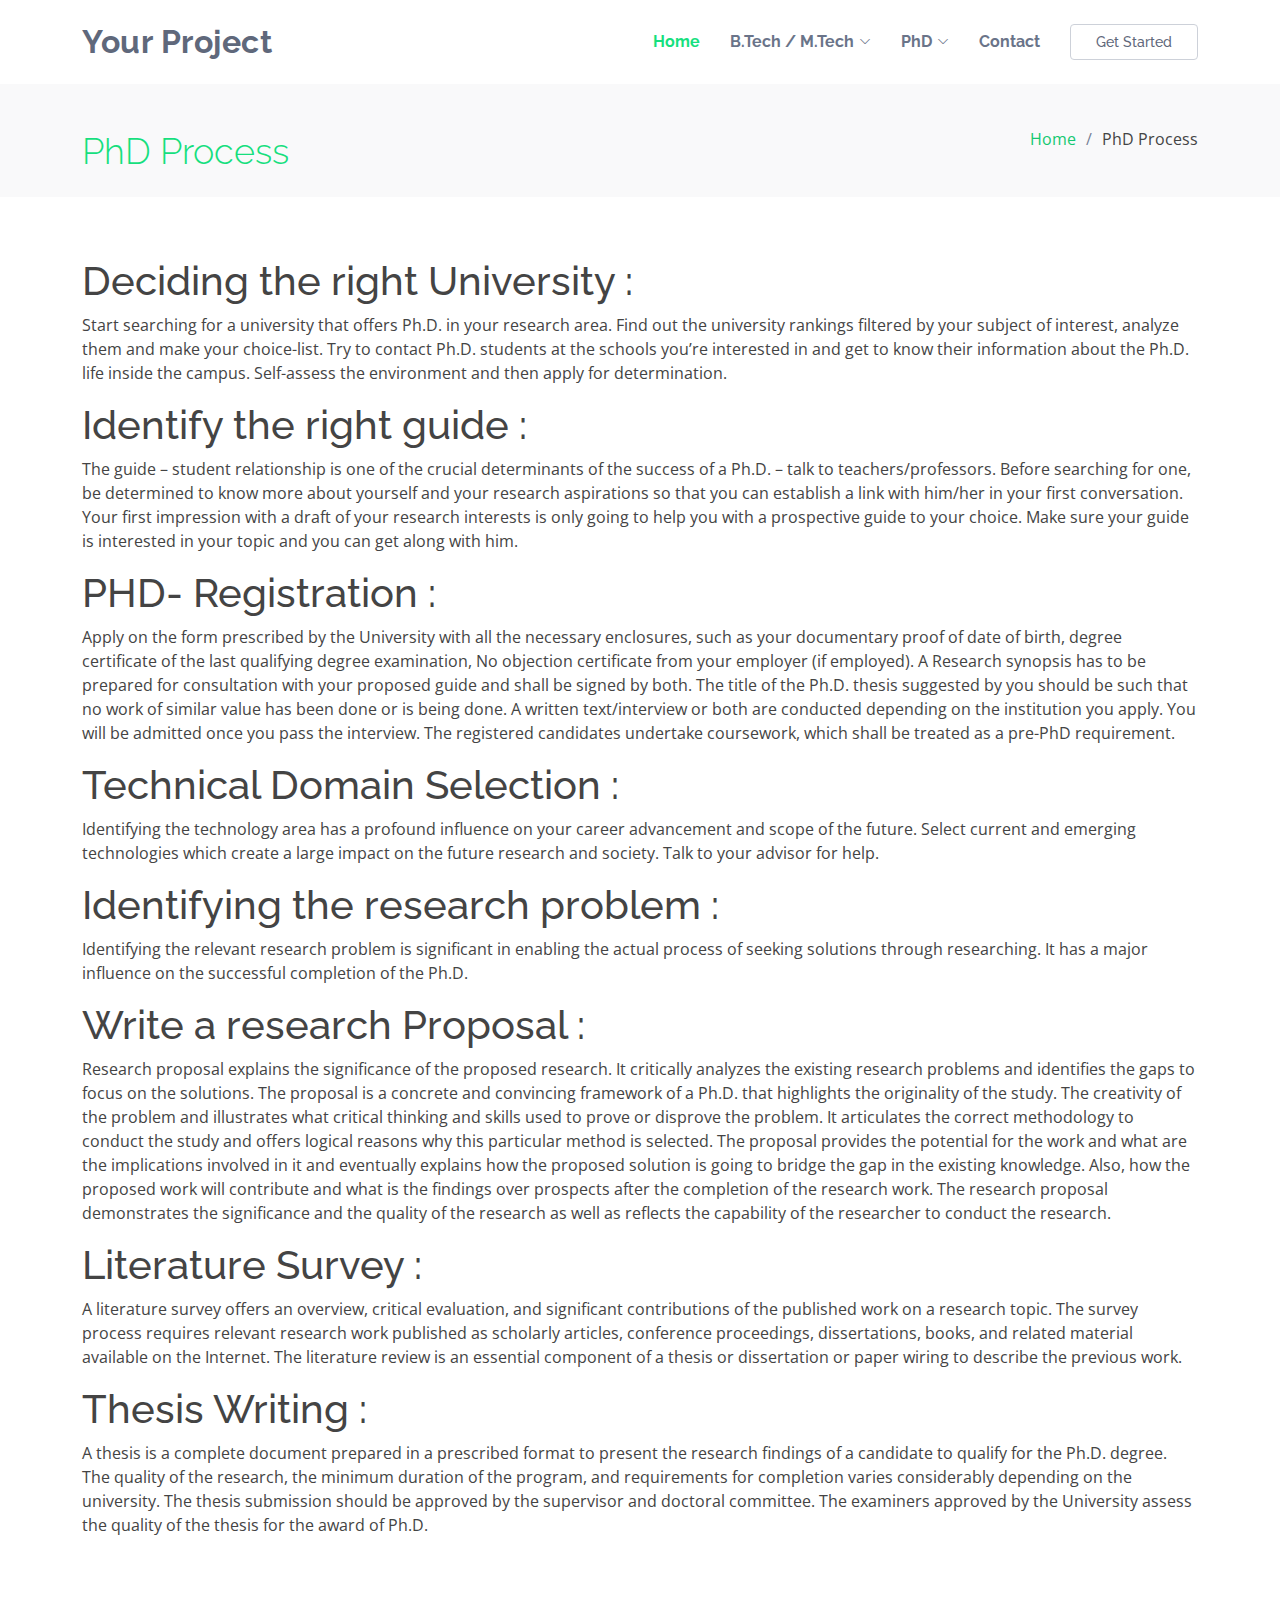
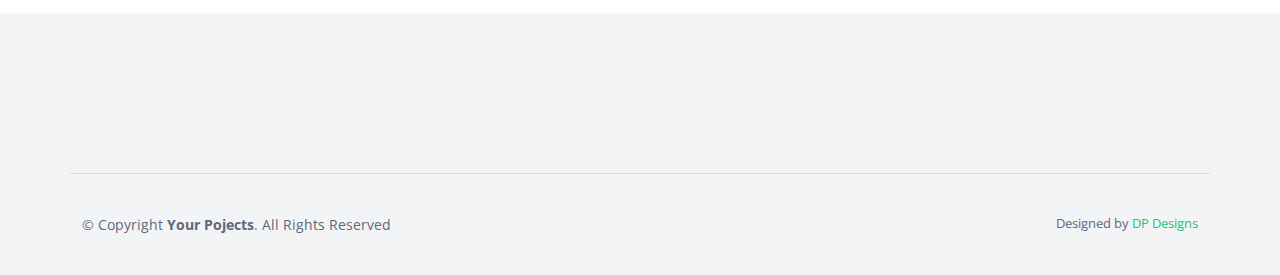
<file: consulting.html>
<!DOCTYPE html>
<html lang="en">

<head>
  <meta charset="utf-8">
  <meta content="width=device-width, initial-scale=1.0" name="viewport">

  <title>PhD Process</title>
  <meta content="" name="description">
  <meta content="" name="keywords">

  <!-- Favicons -->
  <link href="assets/img/favicon.png" rel="icon">
  <link href="assets/img/apple-touch-icon.png" rel="apple-touch-icon">

  <!-- Google Fonts -->
  <link href="https://fonts.googleapis.com/css?family=Open+Sans:300,300i,400,400i,600,600i,700,700i|Raleway:300,300i,400,400i,500,500i,600,600i,700,700i|Poppins:300,300i,400,400i,500,500i,600,600i,700,700i" rel="stylesheet">

  <!-- Vendor CSS Files -->
  <link href="assets/vendor/bootstrap/css/bootstrap.min.css" rel="stylesheet">
  <link href="assets/vendor/bootstrap-icons/bootstrap-icons.css" rel="stylesheet">
  <link href="assets/vendor/boxicons/css/boxicons.min.css" rel="stylesheet">
  <link href="assets/vendor/glightbox/css/glightbox.min.css" rel="stylesheet">
  <link href="assets/vendor/swiper/swiper-bundle.min.css" rel="stylesheet">

  <!-- Template Main CSS File -->
  <link href="assets/css/style.css" rel="stylesheet">

 
</head>

<body>

  <!-- ======= Header ======= -->
  <header id="header" class="fixed-top">
    <div class="container d-flex align-items-center justify-content-between">

      <h1 class="logo"><a href="index.html">Your Project</a></h1>
      <!-- Uncomment below if you prefer to use an image logo -->
      <!-- <a href="index.html" class="logo"><img src="assets/img/logo.png" alt="" class="img-fluid"></a>-->

      <nav id="navbar" class="navbar">
        <ul>
          <li><a class="nav-link scrollto active" href="index.html">Home</a></li>
          <li class="dropdown"><a href="#"><span>B.Tech / M.Tech</span> <i class="bi bi-chevron-down"></i></a>
            <ul>
              <li><a href="bcomputer.html">Computer Engineering</a></li>
              <li><a href="mech.html">Mechanical Engineering</a></li>
              <li><a href="civil.html">Civil Engineering</a></li>
              <li><a href="ele.html">Electrical Engineering</a></li>
            </ul>
          </li>
          <li class="dropdown"><a href="#"><span>PhD</span> <i class="bi bi-chevron-down"></i></a>
            <ul>
              <li><a href="Phdprocess.html">PhD Process</a></li>
              <li><a href="guidance.html">PhD Guidance</a></li>
              <li><a href="consulting.html">PhD Consulting</a></li>
              <li><a href="resourses.html">PhD Resources</a></li>
            </ul>
          </li>
          <li><a class="nav-link scrollto" href="#contact">Contact</a></li>
          <li><a class="getstarted scrollto" href="#about">Get Started</a></li>
        </ul>
        <i class="bi bi-list mobile-nav-toggle"></i>
      </nav><!-- .navbar -->

    </div>
  </header><!-- End Header -->

  <main id="main">

    <!-- ======= Breadcrumbs ======= -->
    <section class="breadcrumbs">
      <div class="container">

        <div class="d-flex justify-content-between align-items-center">
          <h2>PhD Process</h2>
          <ol>
            <li><a href="index.html">Home</a></li>
            <li>PhD Process</li>
          </ol>
        </div>

      </div>
    </section><!-- End Breadcrumbs -->

    <section class="inner-page">
      <div class="container">
        <h1>
          Deciding the right University :
        </h1>
        <p>
          Start searching for a university that offers Ph.D. in your research area. 
          Find out the university rankings filtered by your subject of interest, analyze them and make your choice-list. Try to contact Ph.D. students at the schools you’re interested in and get to know their information about
           the Ph.D. life inside the campus. Self-assess the environment and then apply for determination.
        </p>
        <h1>
          Identify the right guide :
        </h1>
        <p>
          The guide – student relationship is one of the crucial determinants of the success 
          of a Ph.D. – talk to teachers/professors. Before searching for one, be determined to know 
          more about yourself and your research aspirations so that you can establish a link with him/her 
          in your first conversation. Your first impression with a draft of your research interests is only
           going to help you with a prospective guide to
           your choice. Make sure your guide is interested in your topic and you can get along with him.
        </p>
        <h1>
          PHD- Registration :
        </h1>
        <p>
          Apply on the form prescribed by the University with all the necessary enclosures, such as your documentary proof of date of birth, degree certificate of the last qualifying degree examination, No objection certificate from your employer (if employed). A Research synopsis has to be prepared for consultation with your proposed guide and shall be signed by both. The title of the Ph.D. thesis suggested by you should be such that no work of similar value has been done or is being done. A written text/interview or both are conducted depending on the institution you apply. You will be admitted once you pass the interview. The registered candidates undertake coursework, which shall be treated as a pre-PhD requirement.
        </p>
        <h1>
          Technical Domain Selection :
        </h1>
        <p>
          Identifying the technology area has a profound influence on your career advancement and scope of the future. Select current and emerging technologies which create a large impact on the future research and society. Talk to your advisor for help.
        </p>
        <h1>
          Identifying the research problem :
        </h1>
        <p>
          Identifying the relevant research problem is significant in enabling the actual process of seeking solutions through researching. It has a major influence on the successful completion of the Ph.D.
        </p>
        <h1>
          Write a research Proposal :
        </h1>
        <p>
          Research proposal explains the significance of the proposed research. It critically analyzes the existing research problems and identifies the gaps to focus on the solutions. The proposal is a concrete and convincing framework of a Ph.D. that highlights the originality of the study. The creativity of the problem and illustrates what critical thinking and skills used to prove or disprove the problem. It articulates the correct methodology to conduct the study and offers logical reasons why this particular method is selected. The proposal provides the potential for the work and what are the implications involved in it and eventually explains how the proposed solution is going to bridge the gap in the existing knowledge. Also, how the proposed work will contribute and what is the findings over prospects after the completion of the research work. The research proposal demonstrates the significance and the quality of the research as well as reflects the capability of the researcher to conduct the research.
        </p>
        <h1>
          Literature Survey :
        </h1>
        <p>
          A literature survey offers an overview, critical evaluation, and significant contributions of the published work on a research topic. The survey process requires relevant research work published as scholarly articles, conference proceedings, dissertations, books, and related material available on the Internet. The literature review is an essential component of a thesis or dissertation or paper wiring to describe the previous work.
        </p>
        <h1>
          Thesis Writing :
        </h1>
        <p>
          A thesis is a complete document prepared in a prescribed format to present the research findings of a candidate to qualify for the Ph.D. degree. The quality of the research, the minimum duration of the program, and requirements for completion varies considerably depending on the university. The thesis submission should be approved by the supervisor and doctoral committee. The examiners approved by the University assess the quality of the thesis for the award of Ph.D.
        </p>
      </div>
    </section>

  </main><!-- End #main -->

  <!-- ======= Footer ======= -->
  <footer id="footer">

    <div class="footer-top">

      <div class="container">


      </div>
    </div>

    <div class="container footer-bottom clearfix">
      <div class="copyright">
        &copy; Copyright <strong><span>Your Pojects</span></strong>. All Rights Reserved
      </div>
      <div class="credits">
        <!-- All the links in the footer should remain intact. -->
        <!-- You can delete the links only if you purchased the pro version. -->
        <!-- Licensing information: https://bootstrapmade.com/license/ -->
        <!-- Purchase the pro version with working PHP/AJAX contact form: https://bootstrapmade.com/enno-free-simple-bootstrap-template/ -->
        Designed by <a href="https://bootstrapmade.com/">DP Designs</a>
      </div>
    </div>
  </footer><!-- End Footer -->

  <a href="#" class="back-to-top d-flex align-items-center justify-content-center"><i class="bi bi-arrow-up-short"></i></a>

  <!-- Vendor JS Files -->
  <script src="assets/vendor/bootstrap/js/bootstrap.bundle.min.js"></script>
  <script src="assets/vendor/glightbox/js/glightbox.min.js"></script>
  <script src="assets/vendor/isotope-layout/isotope.pkgd.min.js"></script>
  <script src="assets/vendor/php-email-form/validate.js"></script>
  <script src="assets/vendor/purecounter/purecounter.js"></script>
  <script src="assets/vendor/swiper/swiper-bundle.min.js"></script>

  <!-- Template Main JS File -->
  <script src="assets/js/main.js"></script>

</body>

</html>
</file>
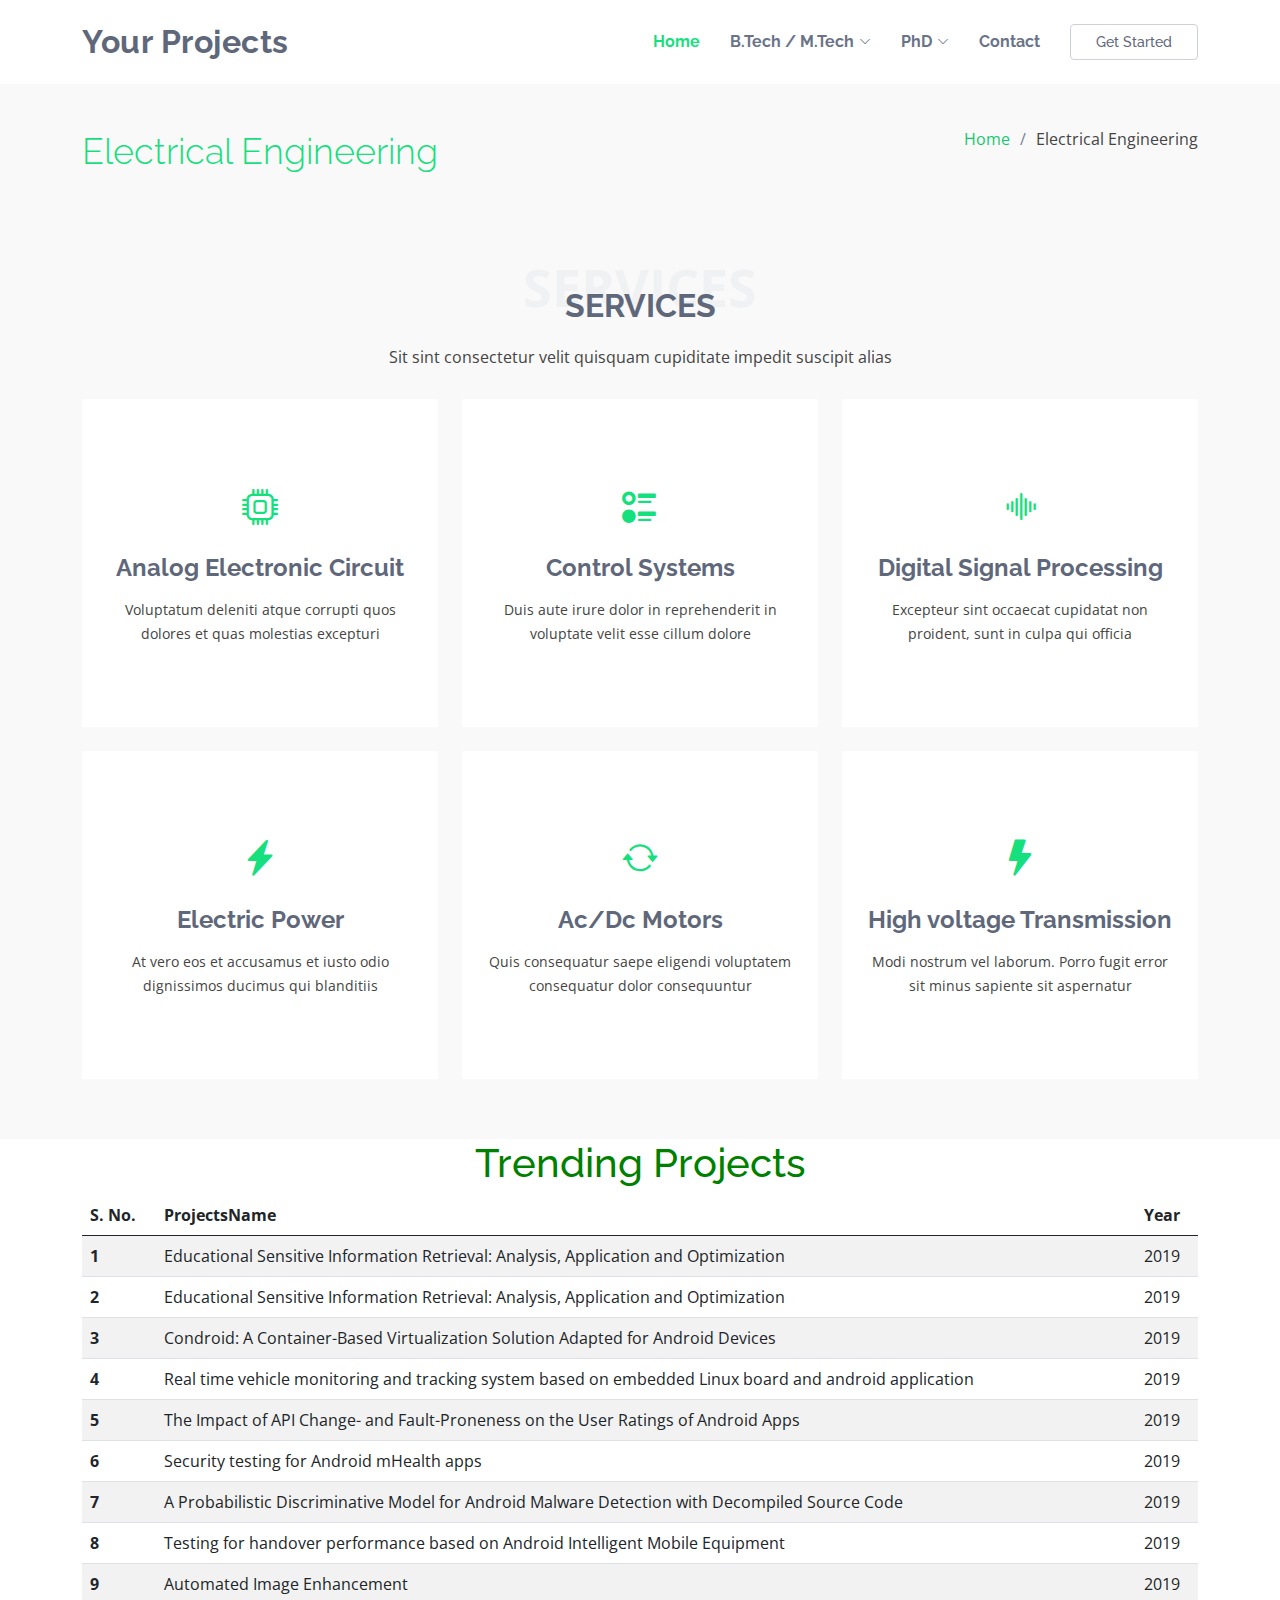
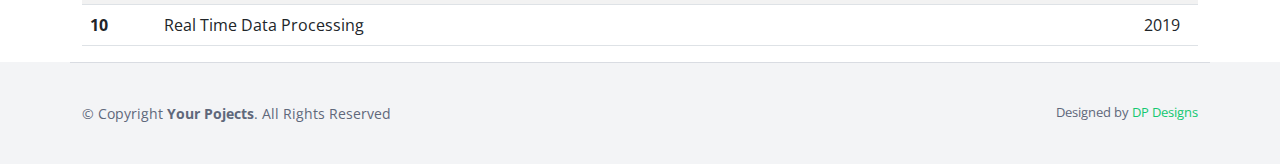
<file: ele.html>
<!DOCTYPE html>
<html lang="en">

<head>
  <meta charset="utf-8">
  <meta content="width=device-width, initial-scale=1.0" name="viewport">

  <title>Btech</title>
  <meta content="" name="description">
  <meta content="" name="keywords">

  <!-- Favicons -->
  <link href="assets/img/favicon.png" rel="icon">
  <link href="assets/img/apple-touch-icon.png" rel="apple-touch-icon">

  <!-- Google Fonts -->
  <link href="https://fonts.googleapis.com/css?family=Open+Sans:300,300i,400,400i,600,600i,700,700i|Raleway:300,300i,400,400i,500,500i,600,600i,700,700i|Poppins:300,300i,400,400i,500,500i,600,600i,700,700i" rel="stylesheet">

  <!-- Vendor CSS Files -->
  <link href="assets/vendor/bootstrap/css/bootstrap.min.css" rel="stylesheet">
  <link href="assets/vendor/bootstrap-icons/bootstrap-icons.css" rel="stylesheet">
  <link href="assets/vendor/boxicons/css/boxicons.min.css" rel="stylesheet">
  <link href="assets/vendor/glightbox/css/glightbox.min.css" rel="stylesheet">
  <link href="assets/vendor/swiper/swiper-bundle.min.css" rel="stylesheet">

  <!-- Template Main CSS File -->
  <link href="assets/css/style.css" rel="stylesheet">

</head>

<body>

  <!-- ======= Header ======= -->
  <header id="header" class="fixed-top">
    <div class="container d-flex align-items-center justify-content-between">

      <h1 class="logo"><a href="index.html">Your Projects</a></h1>
      <!-- Uncomment below if you prefer to use an image logo -->
      <!-- <a href="index.html" class="logo"><img src="assets/img/logo.png" alt="" class="img-fluid"></a>-->

      <nav id="navbar" class="navbar">
        <ul>
          <li><a class="nav-link scrollto active" href="index.html">Home</a></li>
          <li class="dropdown"><a href="#"><span>B.Tech / M.Tech</span> <i class="bi bi-chevron-down"></i></a>
            <ul>
              <li><a href="bcomputer.html">Computer Engineering</a></li>
              <li><a href="mech.html">Mechanical Engineering</a></li>
              <li><a href="civil.html">Civil Engineering</a></li>
              <li><a href="ele.html">Electrical Engineering</a></li>
            </ul>
          </li>
          <li class="dropdown"><a href="#"><span>PhD</span> <i class="bi bi-chevron-down"></i></a>
            <ul>
              <li><a href="Phdprocess.html">PhD Process</a></li>
              <li><a href="guidance.html">PhD Guidance</a></li>
              <li><a href="consulting.html">PhD Consulting</a></li>
              <li><a href="resourses.html">PhD Resources</a></li>
            </ul>
          </li>
          <li><a class="nav-link scrollto" href="#contact">Contact</a></li>
          <li><a class="getstarted scrollto" href="#about">Get Started</a></li>
        </ul>
        <i class="bi bi-list mobile-nav-toggle"></i>
      </nav><!-- .navbar -->
    </div>
  </header><!-- End Header -->

  <main id="main">

    <!-- ======= Breadcrumbs ======= -->
    <section class="breadcrumbs">
      <div class="container">

        <div class="d-flex justify-content-between align-items-center">
          <h2>Electrical Engineering</h2>
          <ol>
            <li><a href="index.html">Home</a></li>
            <li>Electrical Engineering</li>
          </ol>
        </div>

      </div>
    </section><!-- End Breadcrumbs -->

     <!-- ======= Services Section ======= -->
     <section id="services" class="services section-bg">
      <div class="container">

        <div class="section-title">
          <span>Services</span>
          <h2>Services</h2>
          <p>Sit sint consectetur velit quisquam cupiditate impedit suscipit alias</p>
        </div>

        <div class="row">
          <div class="col-lg-4 col-md-6 d-flex align-items-stretch">
            <div class="icon-box">
              <div class="icon"><i class="bi bi-cpu"></i></div>
              <h4><a href="">Analog Electronic Circuit</a></h4>
              <p>Voluptatum deleniti atque corrupti quos dolores et quas molestias excepturi</p>
            </div>
          </div>

          <div class="col-lg-4 col-md-6 d-flex align-items-stretch mt-4 mt-md-0">
            <div class="icon-box">
              <div class="icon"><i class="bi bi-ui-radios"></i></div>
              <h4><a href="">Control Systems</a></h4>
              <p>Duis aute irure dolor in reprehenderit in voluptate velit esse cillum dolore</p>
            </div>
          </div>

          <div class="col-lg-4 col-md-6 d-flex align-items-stretch mt-4 mt-lg-0">
            <div class="icon-box">
              <div class="icon"><i class="bi bi-soundwave"></i></div>
              <h4><a href="">Digital Signal Processing</a></h4>
              <p>Excepteur sint occaecat cupidatat non proident, sunt in culpa qui officia</p>
            </div>
          </div>

          <div class="col-lg-4 col-md-6 d-flex align-items-stretch mt-4">
            <div class="icon-box">
              <div class="icon"><i class="bi bi-lightning-charge-fill"></i></div>
              <h4><a href="">Electric Power</a></h4>
              <p>At vero eos et accusamus et iusto odio dignissimos ducimus qui blanditiis</p>
            </div>
          </div>

          <div class="col-lg-4 col-md-6 d-flex align-items-stretch mt-4">
            <div class="icon-box">
              <div class="icon"><i class="bi bi-arrow-repeat"></i></div>
              <h4><a href="">Ac/Dc Motors</a></h4>
              <p>Quis consequatur saepe eligendi voluptatem consequatur dolor consequuntur</p>
            </div>
          </div>

          <div class="col-lg-4 col-md-6 d-flex align-items-stretch mt-4">
            <div class="icon-box">
              <div class="icon"><i class="bi bi-lightning-fill"></i></div>
              <h4><a href="">High voltage Transmission</a></h4>
              <p>Modi nostrum vel laborum. Porro fugit error sit minus sapiente sit aspernatur</p>
            </div>
          </div>

        </div>

      </div>
    </section><!-- End Services Section -->
    <div class="container"> 
      
      <h1 style="text-align:center;color:green;">
          Trending Projects
      </h1> 
    
      <!-- Bootstrap table and table-striped classes -->
      <table class="table table-striped"> 
          <thead> 
              <tr> 
                  <th scope="col">S. No.</td> 
                  <th scope="col"> ProjectsName</td> 
                  <th scope="col">Year</td> 
                  
              </tr> 
          </thead> 
            
          <tbody> 
              <tr> 
                  <th scope="row">1</td> 
                  <td>	Educational Sensitive Information Retrieval: Analysis, Application and Optimization</td> 
                  <td>2019</td> 
                   
              </tr> 
              <tr> 
                  <th scope="row">2</td> 
                  <td>	Educational Sensitive Information Retrieval: Analysis, Application and Optimization</td> 
                  <td>2019</td> 
                   
              </tr> 
              <tr> 
                  <th scope="row">3</td> 
                  <td>Condroid: A Container-Based Virtualization Solution Adapted for Android Devices</td> 
                  <td>2019</td> 
                  
              </tr> 

              <tr> 
                <th scope="row">4</td> 
                <td>Real time vehicle monitoring and tracking system based on embedded Linux board and android application</td> 
                <td>2019</td> 
                
            </tr>
            <tr> 
              <th scope="row">5</td> 
              <td>The Impact of API Change- and Fault-Proneness on the User Ratings of Android Apps</td> 
              <td>2019</td> 
              
          </tr>
          <tr> 
            <th scope="row">6</td> 
            <td>Security testing for Android mHealth apps</td> 
            <td>2019</td> 
            
        </tr>
        <tr> 
          <th scope="row">7</td> 
          <td>A Probabilistic Discriminative Model for Android Malware Detection with Decompiled Source Code</td> 
          <td>2019</td> 
          
       </tr>
      <tr> 
        <th scope="row">8</td> 
        <td>Testing for handover performance based on Android Intelligent Mobile Equipment</td> 
        <td>2019</td> 
        
    </tr>
    <tr> 
      <th scope="row">9</td> 
      <td>Automated Image Enhancement</td> 
      <td>2019</td> 
      
  </tr>
      <tr> 
    <th scope="row">10</td> 
    <td>Real Time Data Processing</td> 
    <td>2019</td> 
    
    </tr>
          </tbody> 
      </table> 
  </div>
  </main><!-- End #main -->

  <!-- ======= Footer ======= -->
  <footer id="footer">

    <div class="container footer-bottom clearfix">
      <div class="copyright">
        &copy; Copyright <strong><span>Your Pojects</span></strong>. All Rights Reserved
      </div>
      <div class="credits">
        <!-- All the links in the footer should remain intact. -->
        <!-- You can delete the links only if you purchased the pro version. -->
        <!-- Licensing information: https://bootstrapmade.com/license/ -->
        <!-- Purchase the pro version with working PHP/AJAX contact form: https://bootstrapmade.com/enno-free-simple-bootstrap-template/ -->
        Designed by <a href="https://bootstrapmade.com/">DP Designs</a>
      </div>
    </div>
  </footer><!-- End Footer -->

  <a href="#" class="back-to-top d-flex align-items-center justify-content-center"><i class="bi bi-arrow-up-short"></i></a>

  <!-- Vendor JS Files -->
  <script src="assets/vendor/bootstrap/js/bootstrap.bundle.min.js"></script>
  <script src="assets/vendor/glightbox/js/glightbox.min.js"></script>
  <script src="assets/vendor/isotope-layout/isotope.pkgd.min.js"></script>
  <script src="assets/vendor/php-email-form/validate.js"></script>
  <script src="assets/vendor/purecounter/purecounter.js"></script>
  <script src="assets/vendor/swiper/swiper-bundle.min.js"></script>

  <!-- Template Main JS File -->
  <script src="assets/js/main.js"></script>

</body>

</html>
</file>
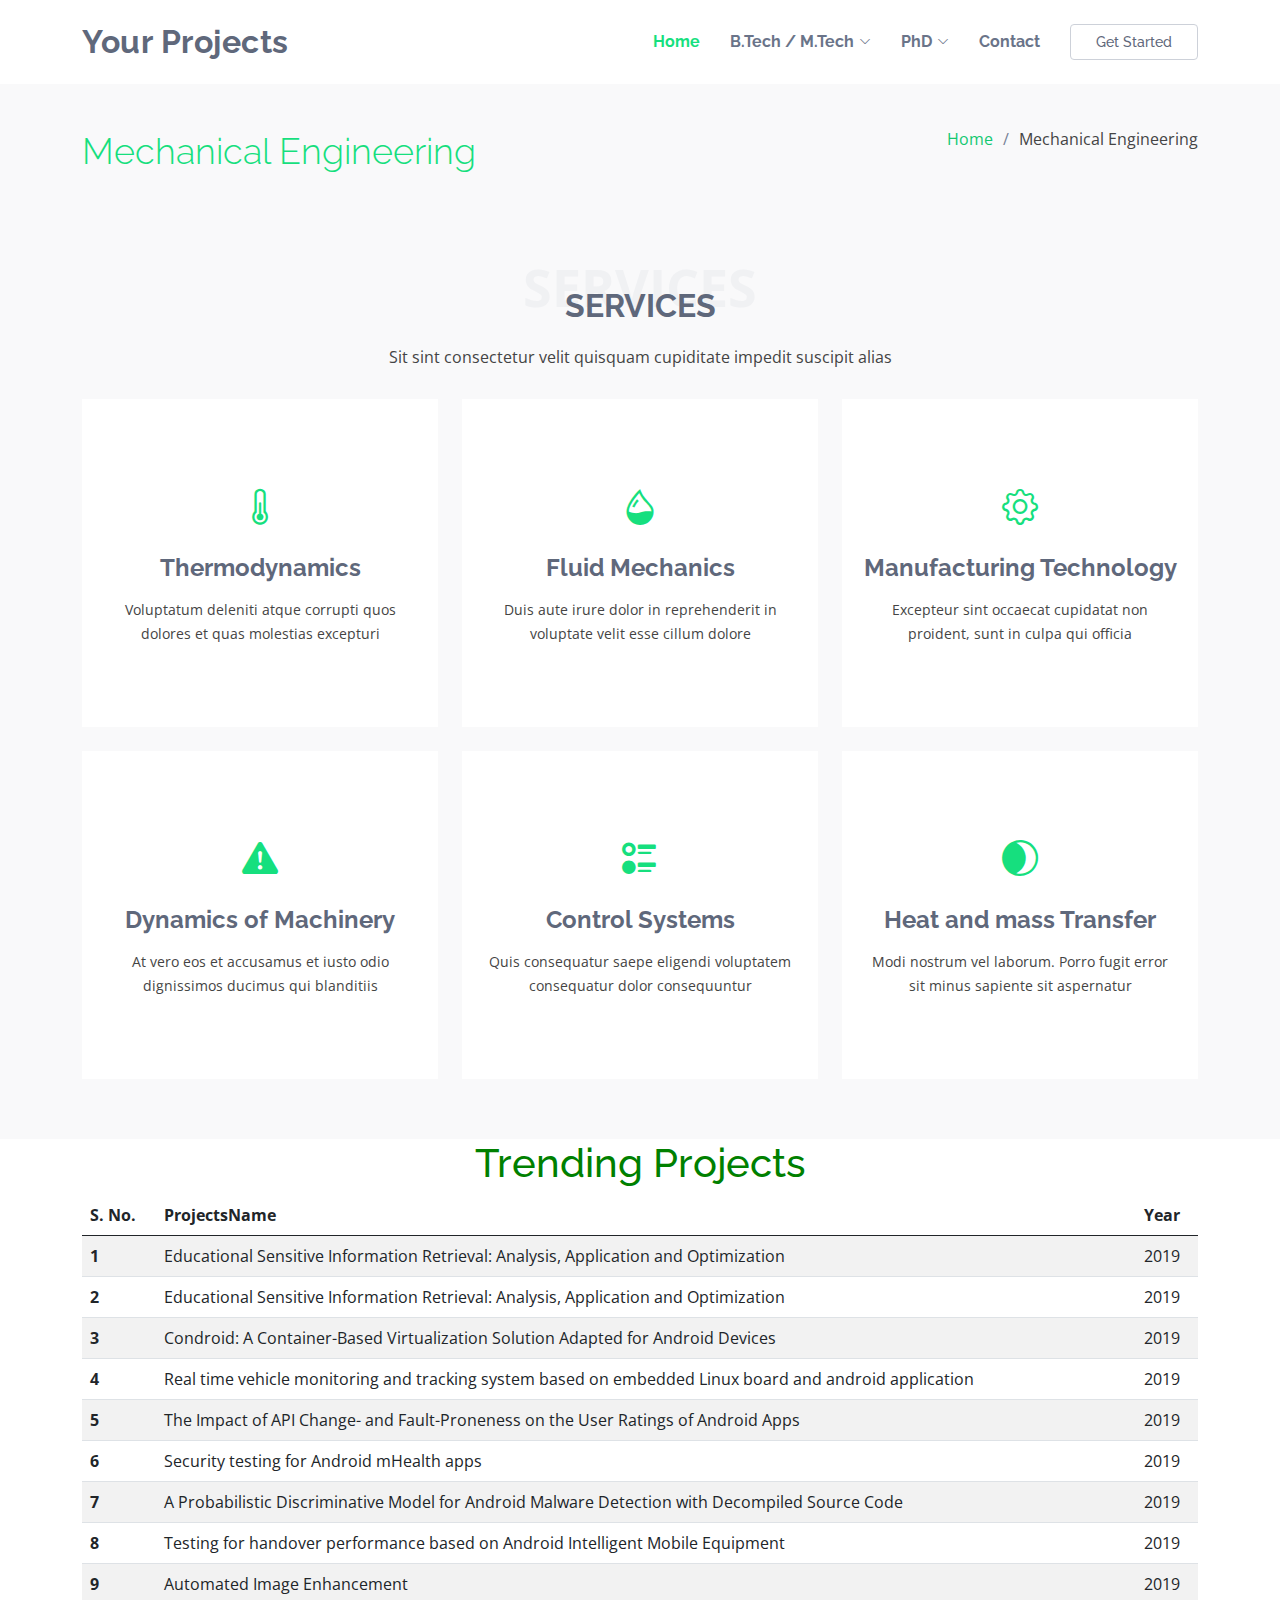
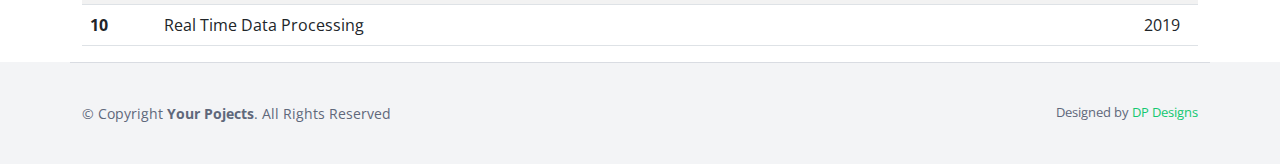
<file: mech.html>
<!DOCTYPE html>
<html lang="en">

<head>
  <meta charset="utf-8">
  <meta content="width=device-width, initial-scale=1.0" name="viewport">

  <title>Btech</title>
  <meta content="" name="description">
  <meta content="" name="keywords">

  <!-- Favicons -->
  <link href="assets/img/favicon.png" rel="icon">
  <link href="assets/img/apple-touch-icon.png" rel="apple-touch-icon">

  <!-- Google Fonts -->
  <link href="https://fonts.googleapis.com/css?family=Open+Sans:300,300i,400,400i,600,600i,700,700i|Raleway:300,300i,400,400i,500,500i,600,600i,700,700i|Poppins:300,300i,400,400i,500,500i,600,600i,700,700i" rel="stylesheet">

  <!-- Vendor CSS Files -->
  <link href="assets/vendor/bootstrap/css/bootstrap.min.css" rel="stylesheet">
  <link href="assets/vendor/bootstrap-icons/bootstrap-icons.css" rel="stylesheet">
  <link href="assets/vendor/boxicons/css/boxicons.min.css" rel="stylesheet">
  <link href="assets/vendor/glightbox/css/glightbox.min.css" rel="stylesheet">
  <link href="assets/vendor/swiper/swiper-bundle.min.css" rel="stylesheet">

  <!-- Template Main CSS File -->
  <link href="assets/css/style.css" rel="stylesheet">

</head>

<body>

  <!-- ======= Header ======= -->
  <header id="header" class="fixed-top">
    <div class="container d-flex align-items-center justify-content-between">

      <h1 class="logo"><a href="index.html">Your Projects</a></h1>
      <!-- Uncomment below if you prefer to use an image logo -->
      <!-- <a href="index.html" class="logo"><img src="assets/img/logo.png" alt="" class="img-fluid"></a>-->

      <nav id="navbar" class="navbar">
        <ul>
          <li><a class="nav-link scrollto active" href="index.html">Home</a></li>
          
          <li class="dropdown"><a href="#"><span>B.Tech / M.Tech</span> <i class="bi bi-chevron-down"></i></a>
            <ul>
              <li><a href="bcomputer.html">Computer Engineering</a></li>
              <li><a href="mech.html">Mechanical Engineering</a></li>
              <li><a href="civil.html">Civil Engineering</a></li>
              <li><a href="ele.html">Electrical Engineering</a></li>
            </ul>
          </li>
          <li class="dropdown"><a href="#"><span>PhD</span> <i class="bi bi-chevron-down"></i></a>
            <ul>
              <li><a href="Phdprocess.html">PhD Process</a></li>
              <li><a href="guidance.html">PhD Guidance</a></li>
              <li><a href="consulting.html">PhD Consulting</a></li>
              <li><a href="resourses.html">PhD Resources</a></li>
            </ul>
          </li>
          <li><a class="nav-link scrollto" href="#contact">Contact</a></li>
          <li><a class="getstarted scrollto" href="#about">Get Started</a></li>
        </ul>
        <i class="bi bi-list mobile-nav-toggle"></i>
      </nav><!-- .navbar -->
    </div>
  </header><!-- End Header -->

  <main id="main">

    <!-- ======= Breadcrumbs ======= -->
    <section class="breadcrumbs">
      <div class="container">

        <div class="d-flex justify-content-between align-items-center">
          <h2>Mechanical Engineering</h2>
          <ol>
            <li><a href="index.html">Home</a></li>
            <li>Mechanical Engineering</li>
          </ol>
        </div>

      </div>
    </section><!-- End Breadcrumbs -->

     <!-- ======= Services Section ======= -->
     <section id="services" class="services section-bg">
      <div class="container">

        <div class="section-title">
          <span>Services</span>
          <h2>Services</h2>
          <p>Sit sint consectetur velit quisquam cupiditate impedit suscipit alias</p>
        </div>

        <div class="row">
          <div class="col-lg-4 col-md-6 d-flex align-items-stretch">
            <div class="icon-box">
              <div class="icon"><i class="bi bi-thermometer-half"></i></div>
              <h4><a href="">Thermodynamics</a></h4>
              <p>Voluptatum deleniti atque corrupti quos dolores et quas molestias excepturi</p>
            </div>
          </div>

          <div class="col-lg-4 col-md-6 d-flex align-items-stretch mt-4 mt-md-0">
            <div class="icon-box">
              <div class="icon"><i class="bi bi-droplet-half"></i></div>
              <h4><a href="">Fluid Mechanics</a></h4>
              <p>Duis aute irure dolor in reprehenderit in voluptate velit esse cillum dolore</p>
            </div>
          </div>

          <div class="col-lg-4 col-md-6 d-flex align-items-stretch mt-4 mt-lg-0">
            <div class="icon-box">
              <div class="icon"><i class="bi bi-gear"></i></div>
              <h4><a href="">Manufacturing Technology</a></h4>
              <p>Excepteur sint occaecat cupidatat non proident, sunt in culpa qui officia</p>
            </div>
          </div>

          <div class="col-lg-4 col-md-6 d-flex align-items-stretch mt-4">
            <div class="icon-box">
              <div class="icon"><i class="bi bi-exclamation-triangle-fill"></i></div>
              <h4><a href="">Dynamics of Machinery</a></h4>
              <p>At vero eos et accusamus et iusto odio dignissimos ducimus qui blanditiis</p>
            </div>
          </div>

          <div class="col-lg-4 col-md-6 d-flex align-items-stretch mt-4">
            <div class="icon-box">
              <div class="icon"><i class="bi bi-ui-radios"></i></div>
              <h4><a href="">Control Systems</a></h4>
              <p>Quis consequatur saepe eligendi voluptatem consequatur dolor consequuntur</p>
            </div>
          </div>

          <div class="col-lg-4 col-md-6 d-flex align-items-stretch mt-4">
            <div class="icon-box">
              <div class="icon"><i class="bi bi-mask"></i></div>
              <h4><a href="">Heat and mass Transfer</a></h4>
              <p>Modi nostrum vel laborum. Porro fugit error sit minus sapiente sit aspernatur</p>
            </div>
          </div>

        </div>

      </div>
    </section><!-- End Services Section -->
    <div class="container"> 
      
      <h1 style="text-align:center;color:green;">
          Trending Projects
      </h1> 
    
      <!-- Bootstrap table and table-striped classes -->
      <table class="table table-striped"> 
          <thead> 
              <tr> 
                  <th scope="col">S. No.</td> 
                  <th scope="col"> ProjectsName</td> 
                  <th scope="col">Year</td> 
                  
              </tr> 
          </thead> 
            
          <tbody> 
              <tr> 
                  <th scope="row">1</td> 
                  <td>	Educational Sensitive Information Retrieval: Analysis, Application and Optimization</td> 
                  <td>2019</td> 
                   
              </tr> 
              <tr> 
                  <th scope="row">2</td> 
                  <td>	Educational Sensitive Information Retrieval: Analysis, Application and Optimization</td> 
                  <td>2019</td> 
                   
              </tr> 
              <tr> 
                  <th scope="row">3</td> 
                  <td>Condroid: A Container-Based Virtualization Solution Adapted for Android Devices</td> 
                  <td>2019</td> 
                  
              </tr> 

              <tr> 
                <th scope="row">4</td> 
                <td>Real time vehicle monitoring and tracking system based on embedded Linux board and android application</td> 
                <td>2019</td> 
                
            </tr>
            <tr> 
              <th scope="row">5</td> 
              <td>The Impact of API Change- and Fault-Proneness on the User Ratings of Android Apps</td> 
              <td>2019</td> 
              
          </tr>
          <tr> 
            <th scope="row">6</td> 
            <td>Security testing for Android mHealth apps</td> 
            <td>2019</td> 
            
        </tr>
        <tr> 
          <th scope="row">7</td> 
          <td>A Probabilistic Discriminative Model for Android Malware Detection with Decompiled Source Code</td> 
          <td>2019</td> 
          
       </tr>
      <tr> 
        <th scope="row">8</td> 
        <td>Testing for handover performance based on Android Intelligent Mobile Equipment</td> 
        <td>2019</td> 
        
    </tr>
    <tr> 
      <th scope="row">9</td> 
      <td>Automated Image Enhancement</td> 
      <td>2019</td> 
      
  </tr>
      <tr> 
    <th scope="row">10</td> 
    <td>Real Time Data Processing</td> 
    <td>2019</td> 
    
    </tr>
          </tbody> 
      </table> 
  </div>

  </main><!-- End #main -->

  <!-- ======= Footer ======= -->
  <footer id="footer">

    <div class="container footer-bottom clearfix">
      <div class="copyright">
        &copy; Copyright <strong><span>Your Pojects</span></strong>. All Rights Reserved
      </div>
      <div class="credits">
        <!-- All the links in the footer should remain intact. -->
        <!-- You can delete the links only if you purchased the pro version. -->
        <!-- Licensing information: https://bootstrapmade.com/license/ -->
        <!-- Purchase the pro version with working PHP/AJAX contact form: https://bootstrapmade.com/enno-free-simple-bootstrap-template/ -->
        Designed by <a href="https://bootstrapmade.com/">DP Designs</a>
      </div>
    </div>
  </footer><!-- End Footer -->

  <a href="#" class="back-to-top d-flex align-items-center justify-content-center"><i class="bi bi-arrow-up-short"></i></a>

  <!-- Vendor JS Files -->
  <script src="assets/vendor/bootstrap/js/bootstrap.bundle.min.js"></script>
  <script src="assets/vendor/glightbox/js/glightbox.min.js"></script>
  <script src="assets/vendor/isotope-layout/isotope.pkgd.min.js"></script>
  <script src="assets/vendor/php-email-form/validate.js"></script>
  <script src="assets/vendor/purecounter/purecounter.js"></script>
  <script src="assets/vendor/swiper/swiper-bundle.min.js"></script>

  <!-- Template Main JS File -->
  <script src="assets/js/main.js"></script>

</body>

</html>
</file>
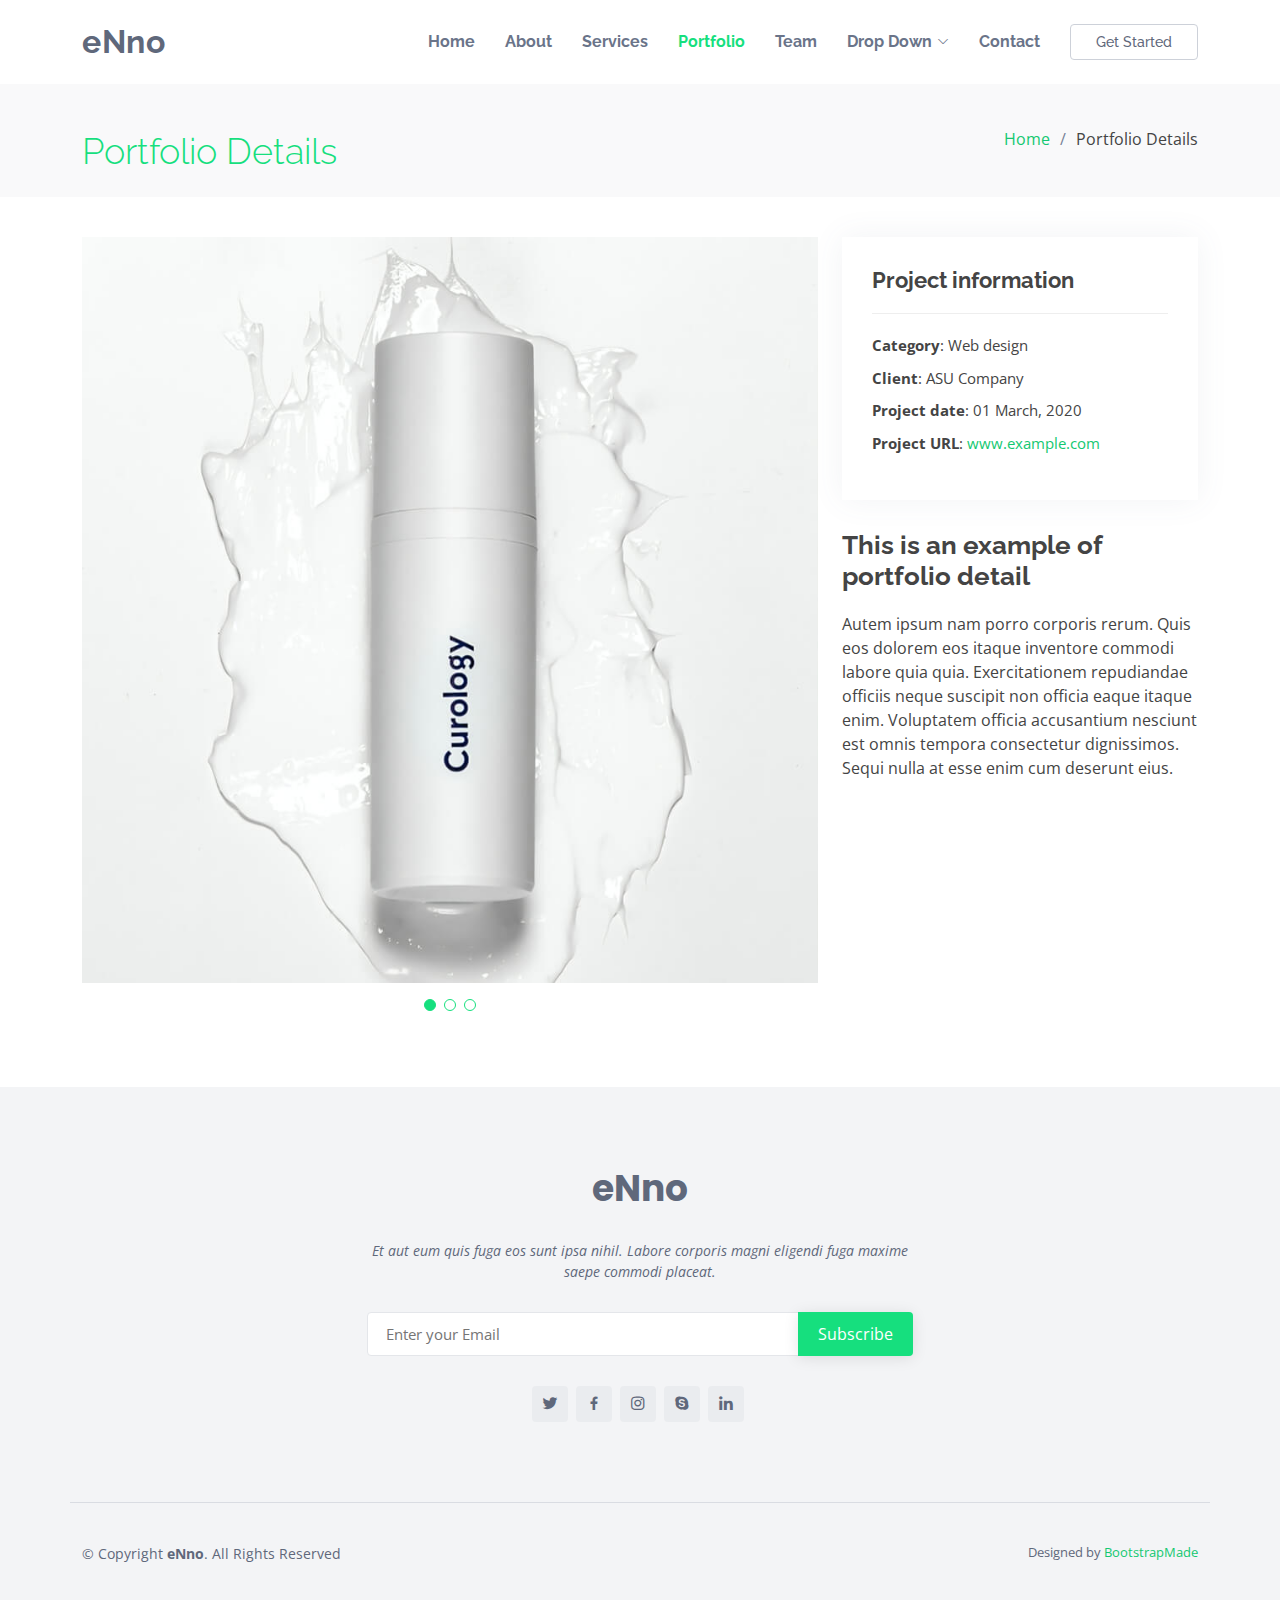
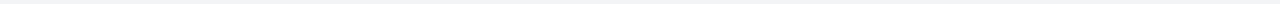
<file: portfolio-details.html>
<!DOCTYPE html>
<html lang="en">

<head>
  <meta charset="utf-8">
  <meta content="width=device-width, initial-scale=1.0" name="viewport">

  <title>Portfolio Details - eNno Bootstrap Template</title>
  <meta content="" name="description">
  <meta content="" name="keywords">

  <!-- Favicons -->
  <link href="assets/img/favicon.png" rel="icon">
  <link href="assets/img/apple-touch-icon.png" rel="apple-touch-icon">

  <!-- Google Fonts -->
  <link href="https://fonts.googleapis.com/css?family=Open+Sans:300,300i,400,400i,600,600i,700,700i|Raleway:300,300i,400,400i,500,500i,600,600i,700,700i|Poppins:300,300i,400,400i,500,500i,600,600i,700,700i" rel="stylesheet">

  <!-- Vendor CSS Files -->
  <link href="assets/vendor/bootstrap/css/bootstrap.min.css" rel="stylesheet">
  <link href="assets/vendor/bootstrap-icons/bootstrap-icons.css" rel="stylesheet">
  <link href="assets/vendor/boxicons/css/boxicons.min.css" rel="stylesheet">
  <link href="assets/vendor/glightbox/css/glightbox.min.css" rel="stylesheet">
  <link href="assets/vendor/swiper/swiper-bundle.min.css" rel="stylesheet">

  <!-- Template Main CSS File -->
  <link href="assets/css/style.css" rel="stylesheet">

  <!-- =======================================================
  * Template Name: eNno - v4.1.0
  * Template URL: https://bootstrapmade.com/enno-free-simple-bootstrap-template/
  * Author: BootstrapMade.com
  * License: https://bootstrapmade.com/license/
  ======================================================== -->
</head>

<body>

  <!-- ======= Header ======= -->
  <header id="header" class="fixed-top">
    <div class="container d-flex align-items-center justify-content-between">

      <h1 class="logo"><a href="index.html">eNno</a></h1>
      <!-- Uncomment below if you prefer to use an image logo -->
      <!-- <a href="index.html" class="logo"><img src="assets/img/logo.png" alt="" class="img-fluid"></a>-->

      <nav id="navbar" class="navbar">
        <ul>
          <li><a class="nav-link scrollto " href="#hero">Home</a></li>
          <li><a class="nav-link scrollto" href="#about">About</a></li>
          <li><a class="nav-link scrollto" href="#services">Services</a></li>
          <li><a class="nav-link scrollto active " href="#portfolio">Portfolio</a></li>
          <li><a class="nav-link scrollto" href="#team">Team</a></li>
          <li class="dropdown"><a href="#"><span>Drop Down</span> <i class="bi bi-chevron-down"></i></a>
            <ul>
              <li><a href="#">Drop Down 1</a></li>
              <li class="dropdown"><a href="#"><span>Deep Drop Down</span> <i class="bi bi-chevron-right"></i></a>
                <ul>
                  <li><a href="#">Deep Drop Down 1</a></li>
                  <li><a href="#">Deep Drop Down 2</a></li>
                  <li><a href="#">Deep Drop Down 3</a></li>
                  <li><a href="#">Deep Drop Down 4</a></li>
                  <li><a href="#">Deep Drop Down 5</a></li>
                </ul>
              </li>
              <li><a href="#">Drop Down 2</a></li>
              <li><a href="#">Drop Down 3</a></li>
              <li><a href="#">Drop Down 4</a></li>
            </ul>
          </li>
          <li><a class="nav-link scrollto" href="#contact">Contact</a></li>
          <li><a class="getstarted scrollto" href="#about">Get Started</a></li>
        </ul>
        <i class="bi bi-list mobile-nav-toggle"></i>
      </nav><!-- .navbar -->

    </div>
  </header><!-- End Header -->

  <main id="main">

    <!-- ======= Breadcrumbs ======= -->
    <section id="breadcrumbs" class="breadcrumbs">
      <div class="container">

        <div class="d-flex justify-content-between align-items-center">
          <h2>Portfolio Details</h2>
          <ol>
            <li><a href="index.html">Home</a></li>
            <li>Portfolio Details</li>
          </ol>
        </div>

      </div>
    </section><!-- End Breadcrumbs -->

    <!-- ======= Portfolio Details Section ======= -->
    <section id="portfolio-details" class="portfolio-details">
      <div class="container">

        <div class="row gy-4">

          <div class="col-lg-8">
            <div class="portfolio-details-slider swiper-container">
              <div class="swiper-wrapper align-items-center">

                <div class="swiper-slide">
                  <img src="assets/img/portfolio/portfolio-1.jpg" alt="">
                </div>

                <div class="swiper-slide">
                  <img src="assets/img/portfolio/portfolio-2.jpg" alt="">
                </div>

                <div class="swiper-slide">
                  <img src="assets/img/portfolio/portfolio-3.jpg" alt="">
                </div>

              </div>
              <div class="swiper-pagination"></div>
            </div>
          </div>

          <div class="col-lg-4">
            <div class="portfolio-info">
              <h3>Project information</h3>
              <ul>
                <li><strong>Category</strong>: Web design</li>
                <li><strong>Client</strong>: ASU Company</li>
                <li><strong>Project date</strong>: 01 March, 2020</li>
                <li><strong>Project URL</strong>: <a href="#">www.example.com</a></li>
              </ul>
            </div>
            <div class="portfolio-description">
              <h2>This is an example of portfolio detail</h2>
              <p>
                Autem ipsum nam porro corporis rerum. Quis eos dolorem eos itaque inventore commodi labore quia quia. Exercitationem repudiandae officiis neque suscipit non officia eaque itaque enim. Voluptatem officia accusantium nesciunt est omnis tempora consectetur dignissimos. Sequi nulla at esse enim cum deserunt eius.
              </p>
            </div>
          </div>

        </div>

      </div>
    </section><!-- End Portfolio Details Section -->

  </main><!-- End #main -->

  <!-- ======= Footer ======= -->
  <footer id="footer">

    <div class="footer-top">

      <div class="container">

        <div class="row  justify-content-center">
          <div class="col-lg-6">
            <h3>eNno</h3>
            <p>Et aut eum quis fuga eos sunt ipsa nihil. Labore corporis magni eligendi fuga maxime saepe commodi placeat.</p>
          </div>
        </div>

        <div class="row footer-newsletter justify-content-center">
          <div class="col-lg-6">
            <form action="" method="post">
              <input type="email" name="email" placeholder="Enter your Email"><input type="submit" value="Subscribe">
            </form>
          </div>
        </div>

        <div class="social-links">
          <a href="#" class="twitter"><i class="bx bxl-twitter"></i></a>
          <a href="#" class="facebook"><i class="bx bxl-facebook"></i></a>
          <a href="#" class="instagram"><i class="bx bxl-instagram"></i></a>
          <a href="#" class="google-plus"><i class="bx bxl-skype"></i></a>
          <a href="#" class="linkedin"><i class="bx bxl-linkedin"></i></a>
        </div>

      </div>
    </div>

    <div class="container footer-bottom clearfix">
      <div class="copyright">
        &copy; Copyright <strong><span>eNno</span></strong>. All Rights Reserved
      </div>
      <div class="credits">
        <!-- All the links in the footer should remain intact. -->
        <!-- You can delete the links only if you purchased the pro version. -->
        <!-- Licensing information: https://bootstrapmade.com/license/ -->
        <!-- Purchase the pro version with working PHP/AJAX contact form: https://bootstrapmade.com/enno-free-simple-bootstrap-template/ -->
        Designed by <a href="https://bootstrapmade.com/">BootstrapMade</a>
      </div>
    </div>
  </footer><!-- End Footer -->

  <a href="#" class="back-to-top d-flex align-items-center justify-content-center"><i class="bi bi-arrow-up-short"></i></a>

  <!-- Vendor JS Files -->
  <script src="assets/vendor/bootstrap/js/bootstrap.bundle.min.js"></script>
  <script src="assets/vendor/glightbox/js/glightbox.min.js"></script>
  <script src="assets/vendor/isotope-layout/isotope.pkgd.min.js"></script>
  <script src="assets/vendor/php-email-form/validate.js"></script>
  <script src="assets/vendor/purecounter/purecounter.js"></script>
  <script src="assets/vendor/swiper/swiper-bundle.min.js"></script>

  <!-- Template Main JS File -->
  <script src="assets/js/main.js"></script>

</body>

</html>
</file>
<file: assets/css/style.css>
body {
  font-family: "Open Sans", sans-serif;
  color: #444444;
}

a {
  color: #14c871;
  text-decoration: none;
}

a:hover {
  color: #206bfb;
  text-decoration: none;
}

h1, h2, h3, h4, h5, h6 {
  font-family: "Raleway", sans-serif;
}
.green{
  color: #14c871;
}
.btn-green{
  font-family: "Raleway", sans-serif;
  font-weight: 500;
  font-size: 16px;
  letter-spacing: 1px;
  display: inline-block;
  padding: 8px 30px 10px 30px;
  border-radius: 40px;
  transition: 0.5s;
  color: #fff;
  background: #16df7e;
  box-shadow: 0 8px 28px rgba(22, 223, 126, 0.45);
}
.btn-green:hover{
  background: #206bfb;
  color: #fff;
  box-shadow: 0 8px 28px rgba(32, 107, 251, 0.45);
}
/*--------------------------------------------------------------
# Back to top button
--------------------------------------------------------------*/
.back-to-top {
  position: fixed;
  visibility: hidden;
  opacity: 0;
  right: 15px;
  bottom: 15px;
  z-index: 996;
  background: #16df7e;
  width: 40px;
  height: 40px;
  border-radius: 4px;
  transition: all 0.4s;
}

.back-to-top i {
  font-size: 24px;
  color: #fff;
  line-height: 0;
}

.back-to-top:hover {
  background: #33eb92;
  color: #fff;
}

.back-to-top.active {
  visibility: visible;
  opacity: 1;
}

/*--------------------------------------------------------------
# Header
--------------------------------------------------------------*/
#header {
  background: #fff;
  transition: all 0.5s;
  z-index: 997;
  padding: 20px 0;
}

#header.header-scrolled {
  box-shadow: 0px 2px 15px rgba(0, 0, 0, 0.1);
  padding: 12px 0;
}

#header .logo {
  font-size: 32px;
  margin: 0;
  padding: 0;
  line-height: 1;
  font-weight: 700;
  letter-spacing: 0.5px;
}

#header .logo a {
  color: #5f687b;
}

#header .logo img {
  max-height: 40px;
}

@media (max-width: 991px) {
  #header {
    padding: 12px 0;
  }
}

/*--------------------------------------------------------------
# Navigation Menu
--------------------------------------------------------------*/
/**
* Desktop Navigation 
*/
.navbar {
  padding: 0;
}

.navbar ul {
  margin: 0;
  padding: 0;
  display: flex;
  list-style: none;
  align-items: center;
}

.navbar li {
  position: relative;
}

.navbar a {
  display: flex;
  align-items: center;
  justify-content: space-between;
  padding: 10px 0 10px 30px;
  font-family: "Raleway", sans-serif;
  font-size: 16px;
  font-weight: 700;
  color: #6a7489;
  white-space: nowrap;
  transition: 0.3s;
}

.navbar a i {
  font-size: 12px;
  line-height: 0;
  margin-left: 5px;
}

.navbar a:hover, .navbar .active, .navbar li:hover > a {
  color: #16df7e;
}

.navbar .getstarted {
  padding: 10px 25px;
  margin-left: 30px;
  border-radius: 4px;
  line-height: 1;
  color: #5f687b;
  font-size: 14px;
  font-weight: 500;
  border: 1px solid #cdd1d9;
}

.navbar .getstarted:hover {
  background: #206bfb;
  color: #fff;
  border-color: #206bfb;
}

.navbar .dropdown ul {
  display: block;
  position: absolute;
  left: 14px;
  top: calc(100% + 30px);
  margin: 0;
  padding: 10px 0;
  z-index: 99;
  opacity: 0;
  visibility: hidden;
  background: #fff;
  box-shadow: 0px 0px 30px rgba(127, 137, 161, 0.25);
  transition: 0.3s;
  border-radius: 4px;
}

.navbar .dropdown ul li {
  min-width: 200px;
}

.navbar .dropdown ul a {
  padding: 10px 20px;
  font-size: 15px;
  text-transform: none;
  font-weight: 600;
}

.navbar .dropdown ul a i {
  font-size: 12px;
}

.navbar .dropdown ul a:hover, .navbar .dropdown ul .active:hover, .navbar .dropdown ul li:hover > a {
  color: #16df7e;
}

.navbar .dropdown:hover > ul {
  opacity: 1;
  top: 100%;
  visibility: visible;
}

.navbar .dropdown .dropdown ul {
  top: 0;
  left: calc(100% - 30px);
  visibility: hidden;
}

.navbar .dropdown .dropdown:hover > ul {
  opacity: 1;
  top: 0;
  left: 100%;
  visibility: visible;
}

@media (max-width: 1366px) {
  .navbar .dropdown .dropdown ul {
    left: -90%;
  }
  .navbar .dropdown .dropdown:hover > ul {
    left: -100%;
  }
}

/**
* Mobile Navigation 
*/
.mobile-nav-toggle {
  color: #5f687b;
  font-size: 28px;
  cursor: pointer;
  display: none;
  line-height: 0;
  transition: 0.5s;
}

.mobile-nav-toggle.bi-x {
  color: #fff;
}

@media (max-width: 991px) {
  .mobile-nav-toggle {
    display: block;
  }
  .navbar ul {
    display: none;
  }
}

.navbar-mobile {
  position: fixed;
  overflow: hidden;
  top: 0;
  right: 0;
  left: 0;
  bottom: 0;
  background: rgba(73, 80, 94, 0.9);
  transition: 0.3s;
  z-index: 999;
}

.navbar-mobile .mobile-nav-toggle {
  position: absolute;
  top: 15px;
  right: 15px;
}

.navbar-mobile ul {
  display: block;
  position: absolute;
  top: 55px;
  right: 15px;
  bottom: 15px;
  left: 15px;
  padding: 10px 0;
  border-radius: 10px;
  background-color: #fff;
  overflow-y: auto;
  transition: 0.3s;
}

.navbar-mobile a {
  padding: 10px 20px;
  font-size: 15px;
  color: #5f687b;
}

.navbar-mobile a:hover, .navbar-mobile .active, .navbar-mobile li:hover > a {
  color: #16df7e;
}

.navbar-mobile .getstarted {
  margin: 15px;
  padding: 10px 15px;
}

.navbar-mobile .dropdown ul {
  position: static;
  display: none;
  margin: 10px 20px;
  padding: 10px 0;
  z-index: 99;
  opacity: 1;
  visibility: visible;
  background: #fff;
  box-shadow: 0px 0px 30px rgba(127, 137, 161, 0.25);
}

.navbar-mobile .dropdown ul li {
  min-width: 200px;
}

.navbar-mobile .dropdown ul a {
  padding: 10px 20px;
}

.navbar-mobile .dropdown ul a i {
  font-size: 12px;
}

.navbar-mobile .dropdown ul a:hover, .navbar-mobile .dropdown ul .active:hover, .navbar-mobile .dropdown ul li:hover > a {
  color: #16df7e;
}

.navbar-mobile .dropdown > .dropdown-active {
  display: block;
}

/*--------------------------------------------------------------
# Hero Section
--------------------------------------------------------------*/
#hero {
  width: 100%;
  height: 80vh;
  background: #fff;
  padding-top: 82px;
}

#hero h1 {
  margin: 0;
  font-size: 48px;
  font-weight: 700;
  line-height: 56px;
  color: #3e4450;
}

#hero h2 {
  color: #858ea1;
  margin: 10px 0  30px 0;
  font-size: 24px;
}

#hero .btn-get-started {
  font-family: "Raleway", sans-serif;
  font-weight: 500;
  font-size: 16px;
  letter-spacing: 1px;
  display: inline-block;
  padding: 8px 30px 10px 30px;
  border-radius: 40px;
  transition: 0.5s;
  color: #fff;
  background: #16df7e;
  box-shadow: 0 8px 28px rgba(22, 223, 126, 0.45);
}

#hero .btn-get-started:hover {
  background: #206bfb;
  box-shadow: 0 8px 28px rgba(32, 107, 251, 0.45);
}

#hero .btn-watch-video {
  font-size: 16px;
  display: inline-block;
  transition: 0.5s;
  margin-left: 25px;
  color: #5f687b;
  display: inline-flex;
  align-items: center;
  justify-content: center;
}

#hero .btn-watch-video i {
  color: #949cac;
  font-size: 32px;
  line-height: 0;
  margin-right: 8px;
}

#hero .btn-watch-video:hover i {
  color: #16df7e;
}

#hero .animated {
  animation: up-down 2s ease-in-out infinite alternate-reverse both;
}

@media (max-width: 991px) {
  #hero {
    height: 100vh;
  }
  #hero .animated {
    -webkit-animation: none;
    animation: none;
  }
  #hero .hero-img {
    text-align: center;
  }
  #hero .hero-img img {
    width: 50%;
  }
}

@media (max-width: 768px) {
  #hero {
    height: auto;
  }
  #hero h1 {
    font-size: 28px;
    line-height: 36px;
  }
  #hero h2 {
    font-size: 18px;
    line-height: 24px;
    margin-bottom: 30px;
  }
  #hero .hero-img img {
    width: 70%;
  }
}

@media (max-width: 575px) {
  #hero .hero-img img {
    width: 80%;
  }
}

@-webkit-keyframes up-down {
  0% {
    transform: translateY(10px);
  }
  100% {
    transform: translateY(-10px);
  }
}

@keyframes up-down {
  0% {
    transform: translateY(10px);
  }
  100% {
    transform: translateY(-10px);
  }
}

/*--------------------------------------------------------------
# Sections General
--------------------------------------------------------------*/
section {
  padding: 60px 0;
  overflow: hidden;
}

.section-bg {
  background-color: #f9f9fa;
}

.section-title {
  text-align: center;
  padding: 30px 0;
  position: relative;
}

.section-title h2 {
  font-size: 32px;
  font-weight: 700;
  text-transform: uppercase;
  margin-bottom: 20px;
  padding-bottom: 0;
  color: #5f687b;
  position: relative;
  z-index: 2;
}

.section-title span {
  position: absolute;
  top: 30px;
  color: #f0f1f3;
  left: 0;
  right: 0;
  z-index: 1;
  font-weight: 700;
  font-size: 52px;
  text-transform: uppercase;
  line-height: 0;
}

.section-title p {
  margin-bottom: 0;
  position: relative;
  z-index: 2;
}

@media (max-width: 575px) {
  .section-title h2 {
    font-size: 28px;
    margin-bottom: 15px;
  }
  .section-title span {
    font-size: 38px;
  }
}

/*--------------------------------------------------------------
# Featured Services
--------------------------------------------------------------*/
.featured-services {
  padding: 0;
}

.featured-services .icon-box {
  padding: 20px;
  color: #5f687b;
  background: #f9f9fa;
  border-radius: 4px;
  border: 1px solid #f9f9fa;
  transition: 0.3s;
  height: 100%;
}

.featured-services .icon {
  margin: 0 0 15px 0;
}

.featured-services .icon i {
  color: #16df7e;
  font-size: 36px;
}

.featured-services .title {
  font-weight: 600;
  margin-bottom: 15px;
  font-size: 18px;
}

.featured-services .title a {
  color: #5f687b;
  transition: 0.3s;
}

.featured-services .icon-box:hover {
  border-color: #eaecef;
}

.featured-services .icon-box:hover .title a {
  color: #16df7e;
}

.featured-services .description {
  line-height: 24px;
  font-size: 14px;
}

/*--------------------------------------------------------------
# About
--------------------------------------------------------------*/
.about .content h3 {
  font-weight: 700;
  font-size: 32px;
  color: #5f687b;
}

.about .content ul {
  list-style: none;
  padding: 0;
}

.about .content ul li {
  padding-bottom: 10px;
}

.about .content ul i {
  font-size: 20px;
  padding-right: 4px;
  color: #16df7e;
}

.about .content p:last-child {
  margin-bottom: 0;
}

/*--------------------------------------------------------------
# Counts
--------------------------------------------------------------*/
.counts {
  padding-top: 0;
}

.counts .counters span {
  font-size: 48px;
  display: block;
  color: #16df7e;
  font-weight: 700;
}

.counts .counters p {
  padding: 0;
  margin: 0 0 20px 0;
  font-family: "Raleway", sans-serif;
  font-size: 14px;
  font-weight: 600;
}

/*--------------------------------------------------------------
# Services
--------------------------------------------------------------*/
.services .icon-box {
  text-align: center;
  border: 1px solid #fff;
  padding: 80px 20px;
  transition: all ease-in-out 0.3s;
  background: #fff;
}

.services .icon-box .icon {
  margin: 0 auto;
  display: flex;
  align-items: center;
  justify-content: center;
  margin-bottom: 20px;
  transition: ease-in-out 0.3s;
}

.services .icon-box .icon i {
  color: #16df7e;
  font-size: 36px;
  transition: 0.3s;
}

.services .icon-box h4 {
  font-weight: 700;
  margin-bottom: 15px;
  font-size: 24px;
}

.services .icon-box h4 a {
  color: #5f687b;
  transition: ease-in-out 0.3s;
}

.services .icon-box p {
  line-height: 24px;
  font-size: 14px;
  margin-bottom: 0;
}

.services .icon-box:hover {
  border-color: #eaecef;
}

.services .icon-box:hover h4 a {
  color: #16df7e;
}

/*--------------------------------------------------------------
# Portfolio
--------------------------------------------------------------*/
.portfolio #portfolio-flters {
  padding: 0;
  margin: 0 auto 25px auto;
  list-style: none;
  text-align: center;
  border-radius: 50px;
}

.portfolio #portfolio-flters li {
  cursor: pointer;
  display: inline-block;
  padding: 10px 15px;
  font-size: 14px;
  font-weight: 600;
  line-height: 1;
  text-transform: uppercase;
  color: #444444;
  transition: all 0.3s ease-in-out;
}

.portfolio #portfolio-flters li:hover, .portfolio #portfolio-flters li.filter-active {
  color: #16df7e;
}

.portfolio #portfolio-flters li:last-child {
  margin-right: 0;
}

.portfolio .portfolio-item {
  margin-bottom: 30px;
}

.portfolio .portfolio-item .portfolio-info {
  opacity: 0;
  position: absolute;
  left: 30px;
  right: 30px;
  bottom: 0;
  z-index: 3;
  transition: all ease-in-out 0.3s;
  background: rgba(255, 255, 255, 0.9);
  padding: 15px;
}

.portfolio .portfolio-item .portfolio-info h4 {
  font-size: 18px;
  color: #fff;
  font-weight: 600;
  color: #5f687b;
}

.portfolio .portfolio-item .portfolio-info p {
  color: #949cac;
  font-size: 14px;
  margin-bottom: 0;
}

.portfolio .portfolio-item .portfolio-info .preview-link, .portfolio .portfolio-item .portfolio-info .details-link {
  position: absolute;
  right: 40px;
  font-size: 24px;
  top: calc(50% - 18px);
  color: #206bfb;
  transition: 0.3s;
}

.portfolio .portfolio-item .portfolio-info .preview-link:hover, .portfolio .portfolio-item .portfolio-info .details-link:hover {
  color: #16df7e;
}

.portfolio .portfolio-item .portfolio-info .details-link {
  right: 10px;
}

.portfolio .portfolio-item:hover .portfolio-info {
  opacity: 1;
  bottom: 20px;
}

/*--------------------------------------------------------------
# Portfolio Details
--------------------------------------------------------------*/
.portfolio-details {
  padding-top: 40px;
}

.portfolio-details .portfolio-details-slider img {
  width: 100%;
}

.portfolio-details .portfolio-details-slider .swiper-pagination {
  margin-top: 20px;
  position: relative;
}

.portfolio-details .portfolio-details-slider .swiper-pagination .swiper-pagination-bullet {
  width: 12px;
  height: 12px;
  background-color: #fff;
  opacity: 1;
  border: 1px solid #16df7e;
}

.portfolio-details .portfolio-details-slider .swiper-pagination .swiper-pagination-bullet-active {
  background-color: #16df7e;
}

.portfolio-details .portfolio-info {
  padding: 30px;
  box-shadow: 0px 0 30px rgba(95, 104, 123, 0.08);
}

.portfolio-details .portfolio-info h3 {
  font-size: 22px;
  font-weight: 700;
  margin-bottom: 20px;
  padding-bottom: 20px;
  border-bottom: 1px solid #eee;
}

.portfolio-details .portfolio-info ul {
  list-style: none;
  padding: 0;
  font-size: 15px;
}

.portfolio-details .portfolio-info ul li + li {
  margin-top: 10px;
}

.portfolio-details .portfolio-description {
  padding-top: 30px;
}

.portfolio-details .portfolio-description h2 {
  font-size: 26px;
  font-weight: 700;
  margin-bottom: 20px;
}

.portfolio-details .portfolio-description p {
  padding: 0;
}

/*--------------------------------------------------------------
# Testimonials
--------------------------------------------------------------*/
.testimonials .testimonial-item {
  box-sizing: content-box;
  min-height: 320px;
}

.testimonials .testimonial-item .testimonial-img {
  width: 90px;
  border-radius: 50%;
  margin: -40px 0 0 40px;
  position: relative;
  z-index: 2;
  border: 6px solid #fff;
}

.testimonials .testimonial-item h3 {
  font-size: 18px;
  font-weight: bold;
  margin: 10px 0 5px 45px;
  color: #111;
}

.testimonials .testimonial-item h4 {
  font-size: 14px;
  color: #999;
  margin: 0 0 0 45px;
}

.testimonials .testimonial-item .quote-icon-left, .testimonials .testimonial-item .quote-icon-right {
  color: #e4e6ea;
  font-size: 26px;
}

.testimonials .testimonial-item .quote-icon-left {
  display: inline-block;
  left: -5px;
  position: relative;
}

.testimonials .testimonial-item .quote-icon-right {
  display: inline-block;
  right: -5px;
  position: relative;
  top: 10px;
}

.testimonials .testimonial-item p {
  font-style: italic;
  margin: 0 15px 0 15px;
  padding: 20px 20px 60px 20px;
  background: white;
  position: relative;
  border-radius: 6px;
  position: relative;
  z-index: 1;
}

.testimonials .swiper-pagination {
  margin-top: 20px;
  position: relative;
}

.testimonials .swiper-pagination .swiper-pagination-bullet {
  width: 12px;
  height: 12px;
  background-color: #fff;
  opacity: 1;
  border: 1px solid #16df7e;
}

.testimonials .swiper-pagination .swiper-pagination-bullet-active {
  background-color: #16df7e;
}

/*--------------------------------------------------------------
# Cta
--------------------------------------------------------------*/
.cta {
  background: #16df7e;
  background-size: cover;
  padding: 60px 0;
}

.cta h3 {
  color: #fff;
  font-size: 28px;
  font-weight: 700;
}

.cta p {
  color: #fff;
}

.cta .cta-btn {
  font-family: "Raleway", sans-serif;
  text-transform: uppercase;
  font-weight: 500;
  font-size: 16px;
  letter-spacing: 1px;
  display: inline-block;
  padding: 8px 28px;
  border-radius: 4px;
  transition: 0.5s;
  margin-top: 10px;
  border: 2px solid #fff;
  color: #fff;
}

.cta .cta-btn:hover {
  background: #206bfb;
  border-color: #206bfb;
}

/*--------------------------------------------------------------
# Team
--------------------------------------------------------------*/
.team .member {
  text-align: center;
  margin-bottom: 20px;
  padding: 30px 20px;
  background: #fff;
}

.team .member img {
  max-width: 100%;
  margin: 0 0 30px 0;
}

.team .member h4 {
  font-weight: 700;
  margin-bottom: 2px;
  font-size: 18px;
}

.team .member span {
  font-style: italic;
  display: block;
  font-size: 13px;
}

.team .member p {
  padding-top: 10px;
  font-size: 14px;
  font-style: italic;
  color: #aaaaaa;
}

.team .member .social {
  margin-top: 15px;
}

.team .member .social a {
  color: #919191;
  transition: 0.3s;
}

.team .member .social a:hover {
  color: #16df7e;
}

.team .member .social i {
  font-size: 18px;
  margin: 0 2px;
}

/*--------------------------------------------------------------
# Contact
--------------------------------------------------------------*/
.contact .info {
  border-top: 3px solid #16df7e;
  border-bottom: 3px solid #16df7e;
  padding: 30px;
  width: 100%;
  background-color: #f9f9fa;
}

.contact .info i {
  font-size: 20px;
  color: #16df7e;
  float: left;
  width: 44px;
  height: 44px;
  background: #fff;
  display: flex;
  justify-content: center;
  align-items: center;
  border-radius: 50px;
  transition: all 0.3s ease-in-out;
}

.contact .info h4 {
  padding: 0 0 0 60px;
  font-size: 22px;
  font-weight: 600;
  margin-bottom: 5px;
  color: #5f687b;
}

.contact .info p {
  padding: 0 0 10px 60px;
  margin-bottom: 20px;
  font-size: 14px;
  color: #949cac;
}

.contact .info .social-links {
  padding-left: 60px;
}

.contact .info .social-links a {
  font-size: 18px;
  display: inline-block;
  background: #333;
  color: #fff;
  line-height: 1;
  padding: 8px 0;
  border-radius: 50%;
  text-align: center;
  width: 36px;
  height: 36px;
  transition: 0.3s;
  margin-right: 10px;
}

.contact .info .social-links a:hover {
  background: #16df7e;
  color: #fff;
}

.contact .info .email:hover i, .contact .info .address:hover i, .contact .info .phone:hover i {
  background: #16df7e;
  color: #fff;
}

.contact .php-email-form {
  width: 100%;
  border-top: 3px solid #16df7e;
  border-bottom: 3px solid #16df7e;
  padding: 30px;
  background-color: #f9f9fa;
}

.contact .php-email-form .form-group {
  padding-bottom: 8px;
}

.contact .php-email-form .error-message {
  display: none;
  color: #fff;
  background: #ed3c0d;
  text-align: left;
  padding: 15px;
  font-weight: 600;
}

.contact .php-email-form .error-message br + br {
  margin-top: 25px;
}

.contact .php-email-form .sent-message {
  display: none;
  color: #fff;
  background: #18d26e;
  text-align: center;
  padding: 15px;
  font-weight: 600;
}

.contact .php-email-form .loading {
  display: none;
  background: #fff;
  text-align: center;
  padding: 15px;
}

.contact .php-email-form .loading:before {
  content: "";
  display: inline-block;
  border-radius: 50%;
  width: 24px;
  height: 24px;
  margin: 0 10px -6px 0;
  border: 3px solid #18d26e;
  border-top-color: #eee;
  -webkit-animation: animate-loading 1s linear infinite;
  animation: animate-loading 1s linear infinite;
}

.contact .php-email-form input, .contact .php-email-form textarea {
  border-radius: 0;
  box-shadow: none;
  font-size: 14px;
  border-radius: 4px;
}

.contact .php-email-form input:focus, .contact .php-email-form textarea:focus {
  border-color: #16df7e;
}

.contact .php-email-form input {
  height: 44px;
}

.contact .php-email-form textarea {
  padding: 10px 12px;
}

.contact .php-email-form button[type="submit"] {
  background: #16df7e;
  border: 0;
  padding: 10px 24px;
  color: #fff;
  transition: 0.4s;
  border-radius: 4px;
}

.contact .php-email-form button[type="submit"]:hover {
  background: #206bfb;
}

@-webkit-keyframes animate-loading {
  0% {
    transform: rotate(0deg);
  }
  100% {
    transform: rotate(360deg);
  }
}

@keyframes animate-loading {
  0% {
    transform: rotate(0deg);
  }
  100% {
    transform: rotate(360deg);
  }
}

/*--------------------------------------------------------------
# Breadcrumbs
--------------------------------------------------------------*/
.breadcrumbs {
  padding: 15px 0;
  background: #f9f9fa;
  min-height: 40px;
  margin-top: 82px;
}

.breadcrumbs h2 {
  font-size: 36px;
  font-weight: 300;
  color: #16df7e;
  margin-top: 3%;
}

.breadcrumbs ol {
  display: flex;
  flex-wrap: wrap;
  list-style: none;
  padding: 0;
  margin: 0;
}

.breadcrumbs ol li + li {
  padding-left: 10px;
}

.breadcrumbs ol li + li::before {
  display: inline-block;
  padding-right: 10px;
  color: #778196;
  content: "/";
}

@media (max-width: 992px) {
  .breadcrumbs {
    margin-top: 58px;
  }
  .breadcrumbs .d-flex {
    display: block !important;
  }
  .breadcrumbs ol {
    display: block;
  }
  .breadcrumbs ol li {
    display: inline-block;
  }
}

/*--------------------------------------------------------------
# Footer
--------------------------------------------------------------*/
#footer {
  background-color: #f3f4f6;
  color: #5f687b;
  font-size: 14px;
  position: relative;
}

#footer .footer-top {
  position: relative;
  z-index: 2;
  text-align: center;
  padding: 80px 0;
}

#footer .footer-top h3 {
  font-size: 36px;
  font-weight: 700;
  color: #5f687b;
  position: relative;
  font-family: "Poppins", sans-serif;
  padding-bottom: 0;
  margin-bottom: 0;
}

#footer .footer-top p {
  font-size: 15;
  font-style: italic;
  margin: 30px 0 0 0;
  padding: 0;
}

#footer .footer-top .footer-newsletter {
  text-align: center;
  font-size: 15px;
  margin-top: 30px;
}

#footer .footer-top .footer-newsletter form {
  background: #fff;
  padding: 6px 10px;
  position: relative;
  border-radius: 4px;
  text-align: left;
  border: 1px solid #e4e6ea;
}

#footer .footer-top .footer-newsletter form input[type="email"] {
  border: 0;
  padding: 4px 8px;
  width: calc(100% - 100px);
}

#footer .footer-top .footer-newsletter form input[type="submit"] {
  position: absolute;
  top: -1px;
  right: -1px;
  bottom: -1px;
  border: 0;
  background: none;
  font-size: 16px;
  padding: 0 20px;
  background: #16df7e;
  color: #fff;
  transition: 0.3s;
  border-radius: 0 4px 4px 0;
  box-shadow: 0px 2px 15px rgba(0, 0, 0, 0.1);
}

#footer .footer-top .footer-newsletter form input[type="submit"]:hover {
  background: #206bfb;
}

#footer .footer-top .social-links {
  margin-top: 30px;
}

#footer .footer-top .social-links a {
  font-size: 18px;
  display: inline-block;
  background: #eaecef;
  color: #5f687b;
  line-height: 1;
  padding: 8px 0;
  margin-right: 4px;
  border-radius: 4px;
  text-align: center;
  width: 36px;
  height: 36px;
  transition: 0.3s;
}

#footer .footer-top .social-links a:hover {
  background: #16df7e;
  color: #fff;
  text-decoration: none;
}

#footer .footer-bottom {
  border-top: 1px solid #d9dce2;
  z-index: 2;
  position: relative;
  padding-top: 40px;
  padding-bottom: 40px;
}

#footer .copyright {
  float: left;
}

#footer .credits {
  float: right;
  font-size: 13px;
}

@media (max-width: 992px) {
  #footer .copyright, #footer .credits {
    float: none;
    -moz-text-align-last: center;
    text-align-last: center;
  }
}
</file>
